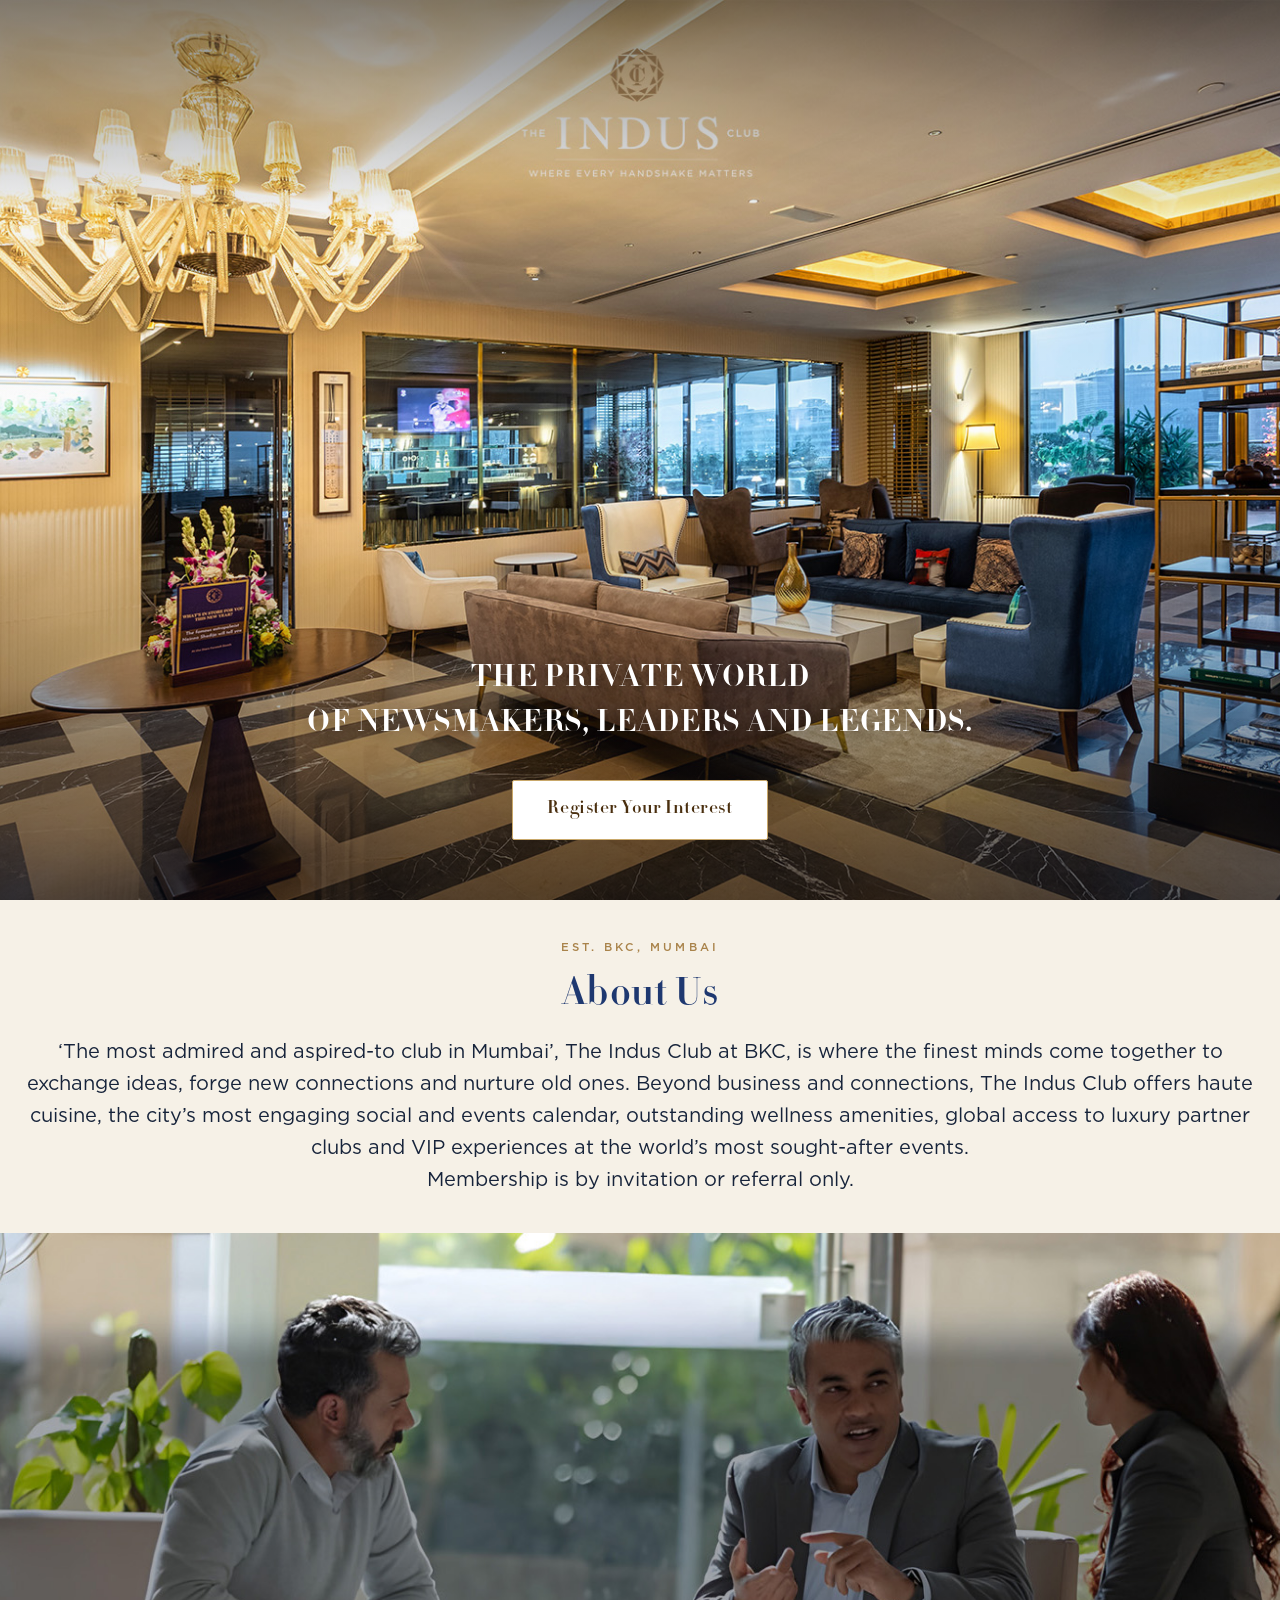
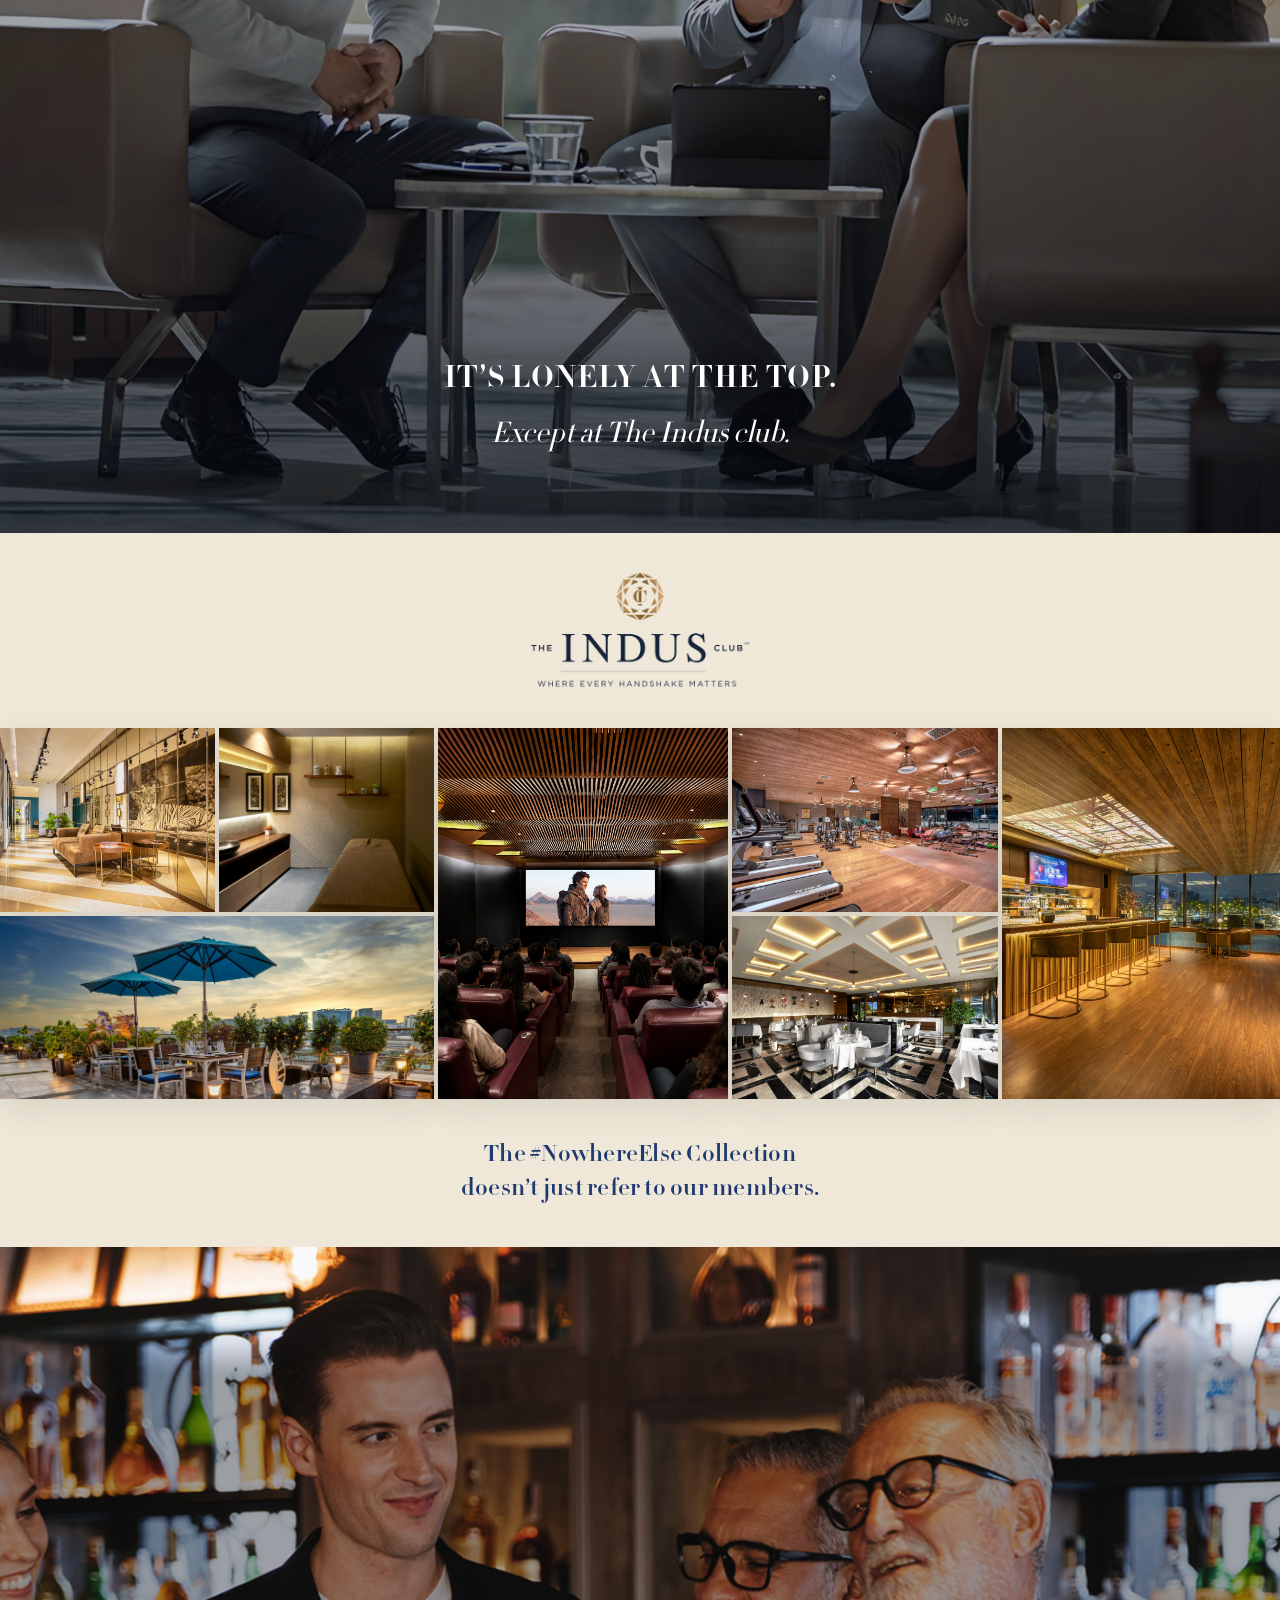
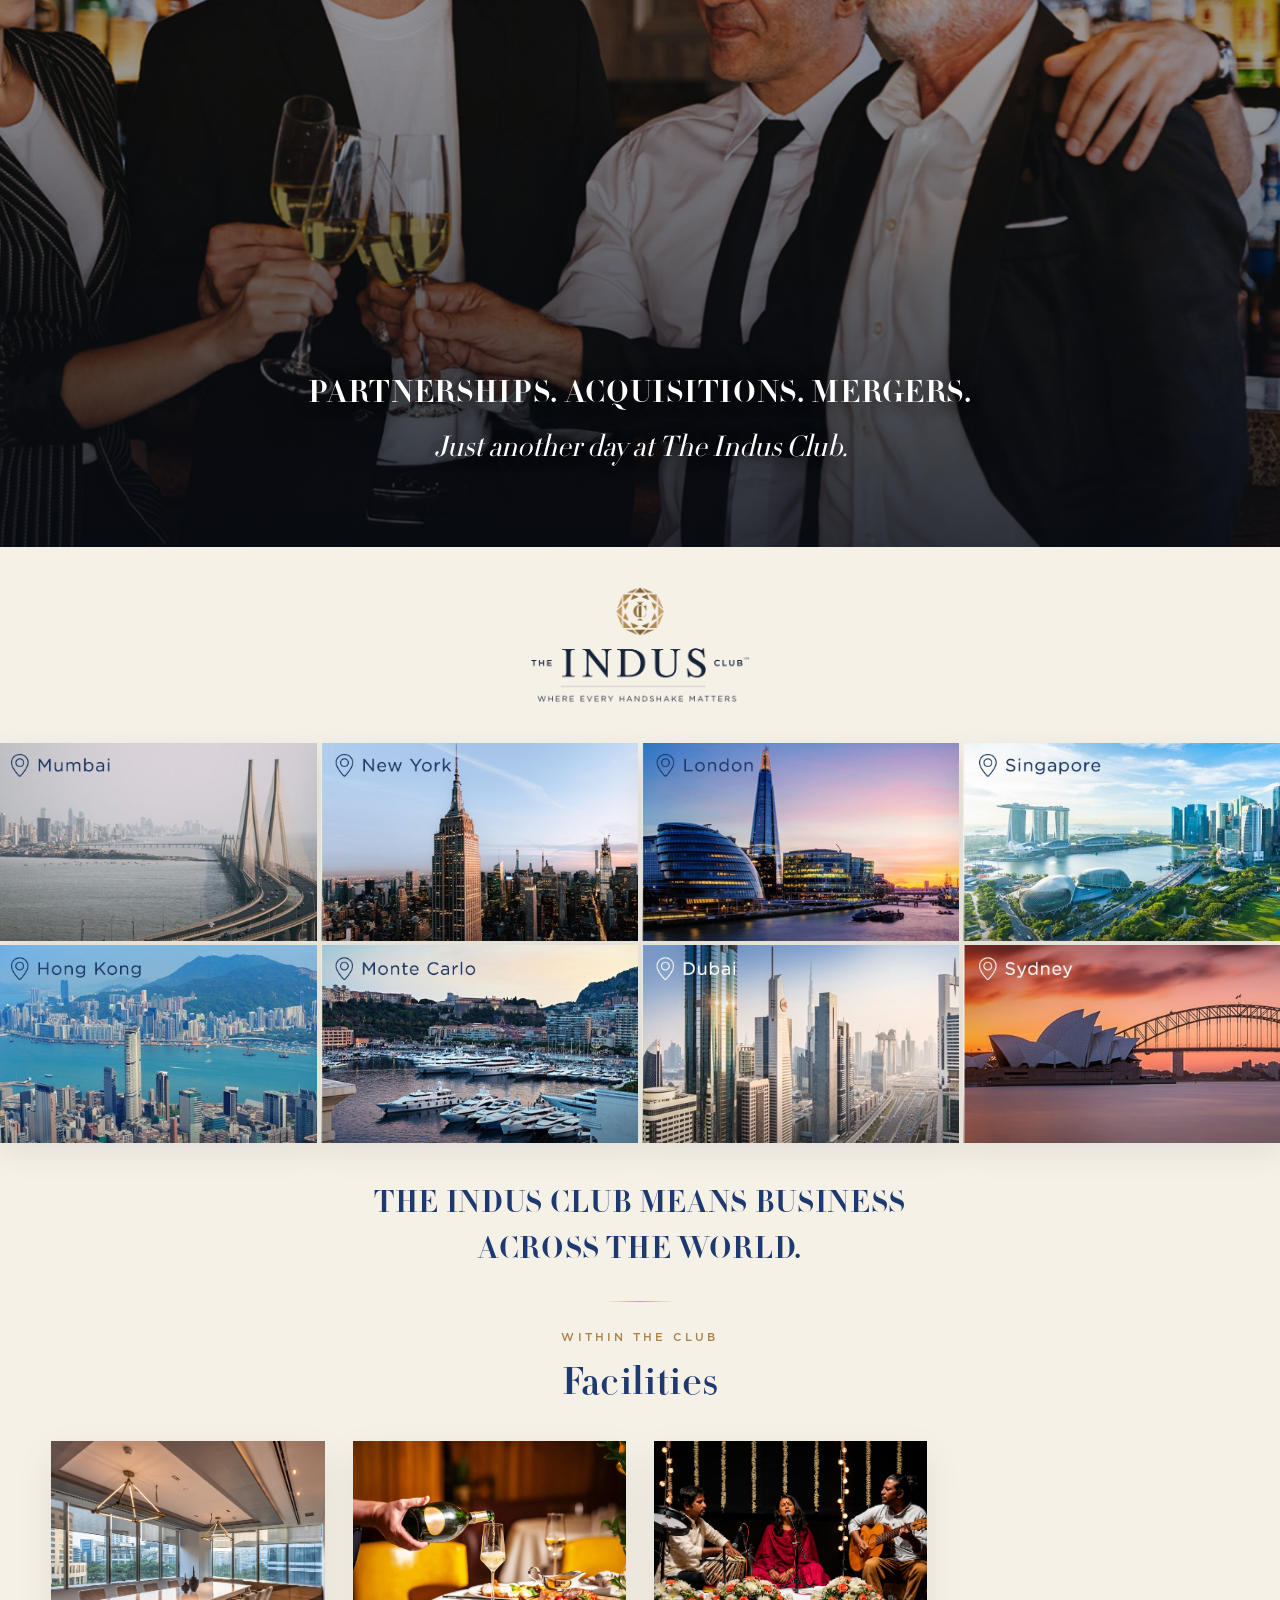
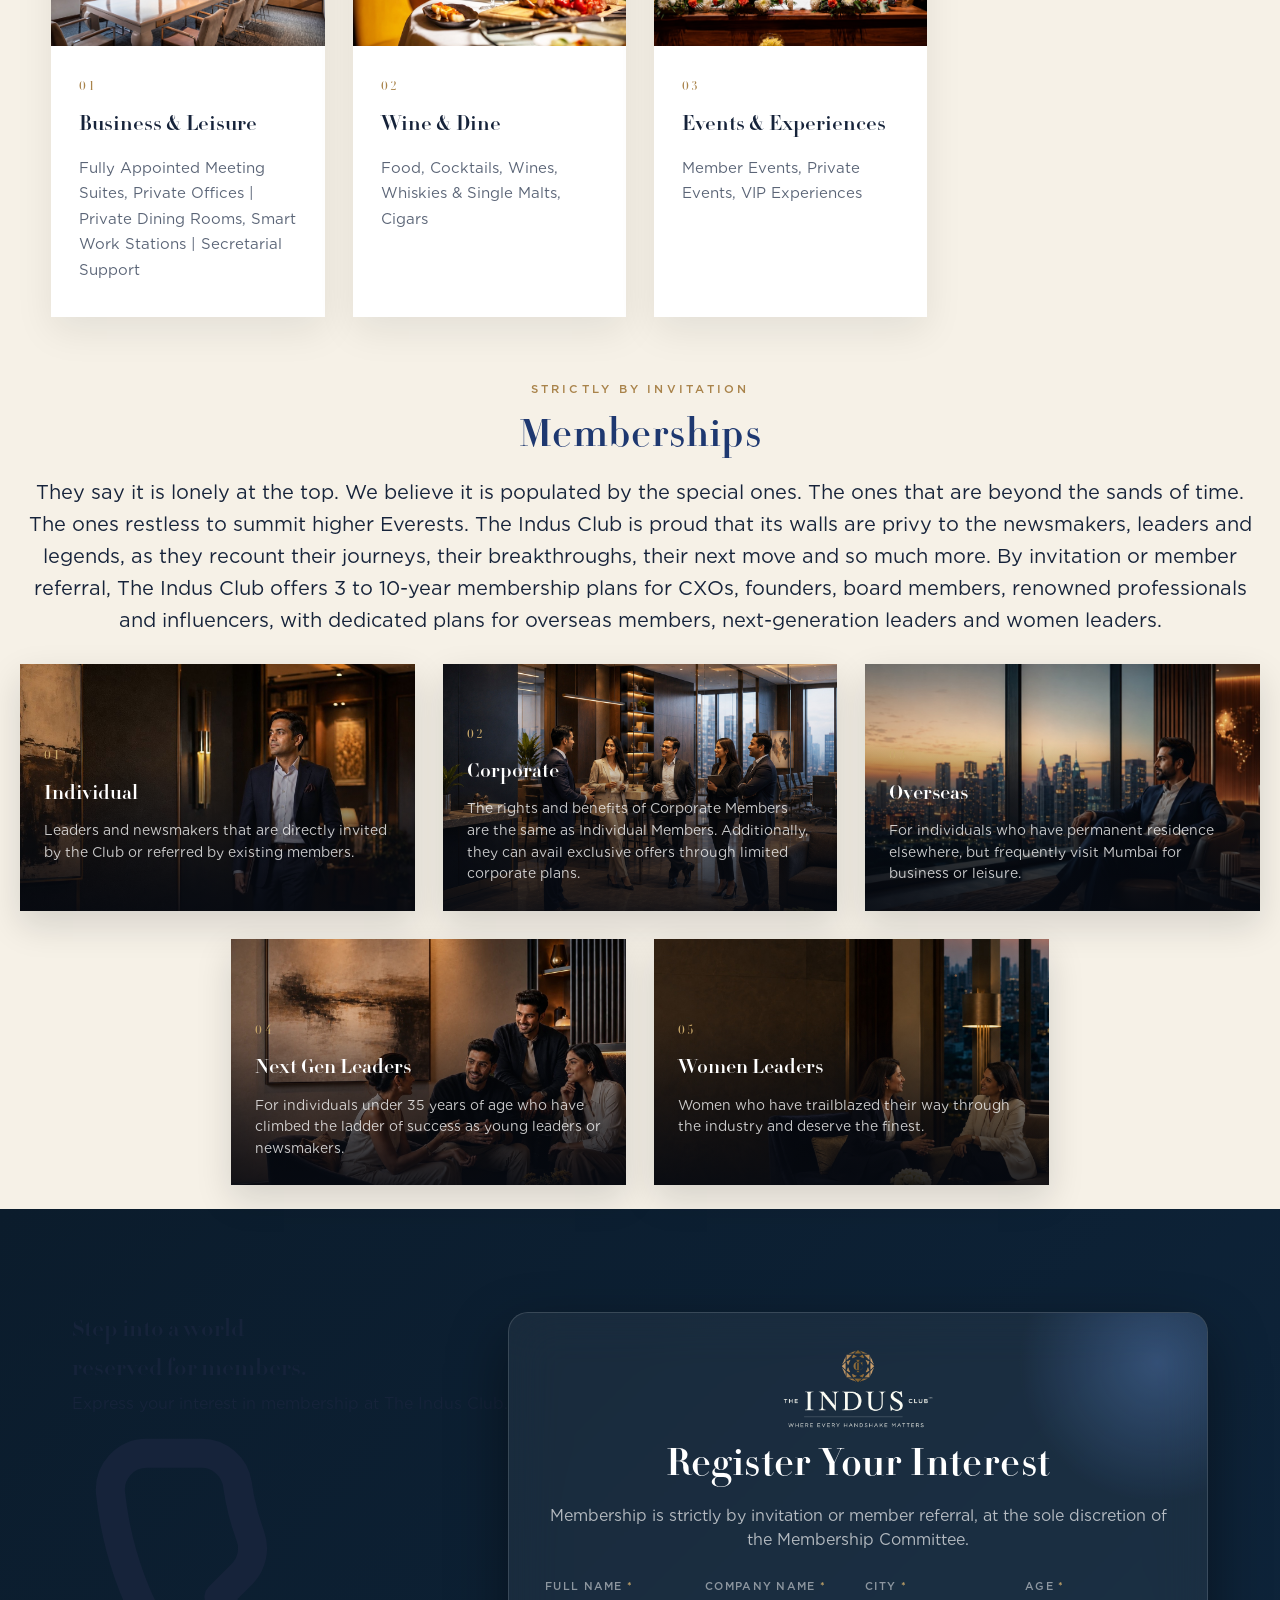
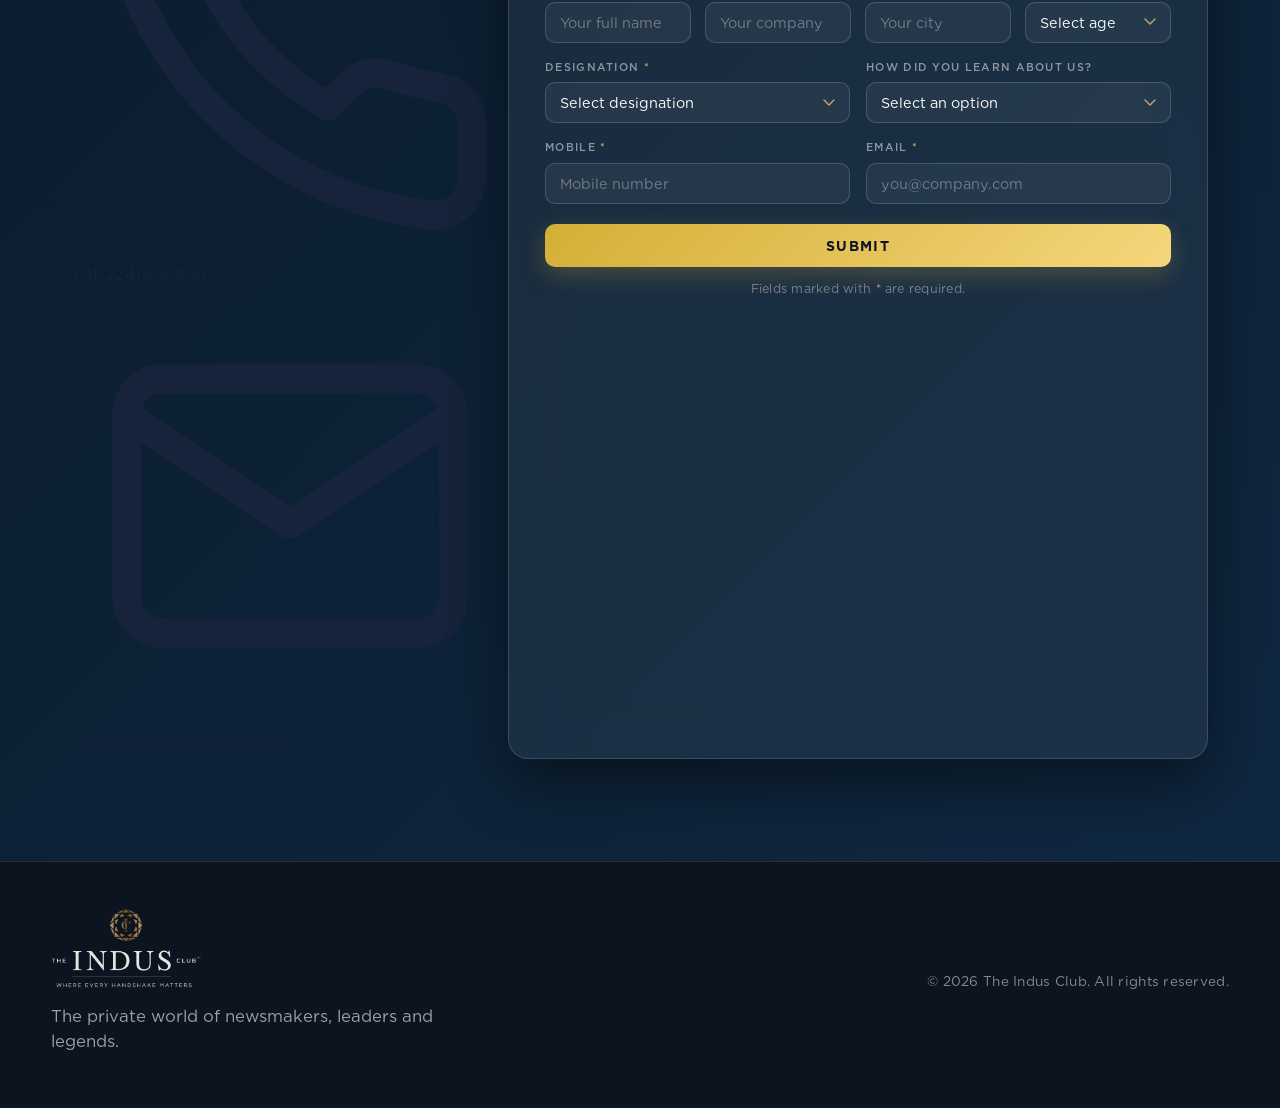
<file: index.html>
<!DOCTYPE html>
<html lang="en">
<head>
<meta charset="UTF-8">
<meta name="viewport" content="width=device-width, initial-scale=1.0">
<title>The Indus Club — Where Every Handshake Matters</title>
<meta name="description" content="The Indus Club at BKC — where the finest minds come together to exchange ideas, forge new connections and nurture old ones.">
<link rel="stylesheet" href="css/style.css?v=3">
</head>
<body>

<div class="scroll-progress" aria-hidden="true"><span id="scrollBar"></span></div>

<header class="site-header" id="siteHeader">
  <div class="site-header-inner"></div>
</header>

<main id="top">

  <!-- ============ 1. HERO — full width statement ============ -->
  <section class="banner-section hero-section" aria-label="The Private World of Newsmakers, Leaders and Legends">
    <div class="banner-media">
      <picture>
        <source media="(max-width: 640px)" srcset="images/banner-1-mobile.jpg">
        <img src="images/banner-1.jpg" alt="Lounge at The Indus Club" class="banner-img" loading="eager">
      </picture>
    </div>
    <div class="banner-scrim"></div>
    <div class="hero-content">
      <img src="images/logo-full.png" alt="The Indus Club — Where Every Handshake Matters" class="hero-logo">
      <div class="hero-bottom">
        <h1 class="hero-title">The Private World<br>of Newsmakers, Leaders and Legends.</h1>
        <a href="#register" class="hero-cta">Register Your Interest</a>
      </div>
    </div>
  </section>

  <!-- ============ 2. ABOUT US — content section ============ -->
  <section class="grid-section about-section" id="about" aria-label="About Us">
    <div class="section-inner">
      <div class="section-lead reveal">
        <p class="eyebrow">Est. BKC, Mumbai</p>
        <h2 class="lead-title">About Us</h2>
        <p class="about-quote">
          &lsquo;The most admired and aspired-to club in Mumbai&rsquo;, The Indus Club at BKC, is where the finest minds come together to exchange ideas, forge new connections and nurture old ones. Beyond business and connections, The Indus Club offers haute cuisine, the city&rsquo;s most engaging social and events calendar, outstanding wellness amenities, global access to luxury partner clubs and VIP experiences at the world&rsquo;s most sought-after events.<br>Membership is by invitation or referral only.
        </p>
      </div>
    </div>
  </section>

  <!-- ============ 3. STATEMENT — full width ============ -->
  <section class="banner-section statement-section" aria-label="It's lonely at the top, except at The Indus Club">
    <div class="banner-media">
      <img src="images/banner-3.jpg" alt="Members in conversation at The Indus Club" class="banner-img" loading="lazy">
    </div>
    <div class="banner-scrim"></div>
    <div class="statement-content">
      <p class="statement-title">It&rsquo;s lonely at the top.</p>
      <p class="statement-sub">Except at The Indus club.</p>
    </div>
  </section>

  <!-- ============ 4. GALLERY — grid section (#NowhereElse) ============ -->
  <section class="grid-section gallery-section" id="gallery" aria-label="The NowhereElse Collection">
    <div class="section-inner">
      <div class="section-logo-only reveal">
        <img src="images/logo-full-dark.png" alt="The Indus Club" class="lead-logo-full">
      </div>

      <div class="mosaic-grid">
        <figure class="mosaic-tile reveal" data-pos="dining" style="--d:0"><img src="images/updated/corridor-long-view.jpg" alt="Club corridor at The Indus Club" loading="lazy"></figure>
        <figure class="mosaic-tile reveal" data-pos="dish" style="--d:1"><img src="images/updated/bodhi-tree-spa.jpg" alt="Bodhi Tree Spa at The Indus Club" loading="lazy"></figure>
        <figure class="mosaic-tile reveal" data-pos="lounge" style="--d:2"><img src="images/updated/skye-lounge-dining-evening.jpg" alt="Skye Lounge dining table at dusk at The Indus Club" loading="lazy"></figure>
        <figure class="mosaic-tile reveal" data-pos="theatre" style="--d:1"><img src="images/gallery/gallery-theatre.jpg" alt="Private cinema at The Indus Club" loading="lazy"></figure>
        <figure class="mosaic-tile reveal" data-pos="boardroom" style="--d:2"><img src="images/updated/olympic-studio-gym.jpg" alt="Fitness studio at The Indus Club" loading="lazy"></figure>
        <figure class="mosaic-tile reveal" data-pos="rooftop" style="--d:3"><img src="images/updated/caesars-formal-dining.jpg" alt="Caesar's formal dining room at The Indus Club" loading="lazy"></figure>
        <figure class="mosaic-tile reveal" data-pos="cocktail" style="--d:2"><img src="images/updated/sinatra-bar-night.jpg" alt="Sinatra Bar at night at The Indus Club" loading="lazy"></figure>
      </div>

      <h2 class="lead-title lead-title-after reveal">The #NowhereElse Collection<br>doesn&rsquo;t just refer to our members.</h2>
    </div>
  </section>

  <!-- ============ 5. STATEMENT — full width ============ -->
  <section class="banner-section statement-section" aria-label="Partnerships, acquisitions, mergers — just another day at The Indus Club">
    <div class="banner-media">
      <img src="images/banner-5.jpg" alt="Members celebrating a toast at The Indus Club" class="banner-img" loading="lazy">
    </div>
    <div class="banner-scrim"></div>
    <div class="statement-content">
      <p class="statement-title">Partnerships. Acquisitions. Mergers.</p>
      <p class="statement-sub">Just another day at The Indus Club.</p>
    </div>
  </section>

  <!-- ============ 6. LOCATIONS — grid section ============ -->
  <!-- section 7 is the divider before Facilities -->
  <section class="grid-section" id="locations" aria-label="Global locations">
    <div class="section-inner">
      <div class="section-logo-only reveal">
        <img src="images/logo-full-dark.png" alt="The Indus Club" class="lead-logo-full">
      </div>

      <div class="tile-grid locations-grid">
        <figure class="tile reveal" style="--d:0"><img src="images/locations/mumbai.jpg" alt="Mumbai skyline and Bandra-Worli sea link" loading="lazy"></figure>
        <figure class="tile reveal" style="--d:1"><img src="images/locations/newyork.jpg" alt="New York City skyline at dusk" loading="lazy"></figure>
        <figure class="tile reveal" style="--d:2"><img src="images/locations/london.jpg" alt="London skyline at sunset" loading="lazy"></figure>
        <figure class="tile reveal" style="--d:3"><img src="images/locations/singapore.jpg" alt="Singapore Marina Bay skyline" loading="lazy"></figure>
        <figure class="tile reveal" style="--d:4"><img src="images/locations/hongkong.jpg" alt="Hong Kong Victoria Harbour skyline" loading="lazy"></figure>
        <figure class="tile reveal" style="--d:5"><img src="images/locations/montecarlo.jpg" alt="Monte Carlo harbour with yachts" loading="lazy"></figure>
        <figure class="tile reveal" style="--d:6"><img src="images/locations/dubai.jpg" alt="Dubai skyline with Burj Khalifa" loading="lazy"></figure>
        <figure class="tile reveal" style="--d:7"><img src="images/locations/sydney.jpg" alt="Sydney Opera House and Harbour Bridge at sunset" loading="lazy"></figure>
      </div>

      <h2 class="lead-title lead-title-after lead-title-caps reveal">The Indus Club Means Business<br>Across The World.</h2>
    </div>
  </section>

  <div class="section-divider" aria-hidden="true"><span></span></div>

  <!-- ============ 8. FACILITIES — grid/tile section ============ -->
  <section class="grid-section facilities-section" id="facilities" aria-label="Facilities">
    <div class="section-inner">
      <div class="section-lead reveal">
        <p class="eyebrow">Within The Club</p>
        <h2 class="lead-title">Facilities</h2>
      </div>

      <div class="tile-grid facilities-grid">
        <article class="facility-card reveal" style="--d:0">
          <div class="facility-media">
            <img src="images/updated/warren-buffet-day.jpg" alt="Boardroom at The Indus Club" loading="lazy">
          </div>
          <div class="facility-body">
            <span class="facility-index">01</span>
            <h3>Business &amp; Leisure</h3>
            <p>Fully Appointed Meeting Suites, Private Offices | Private Dining Rooms, Smart Work Stations | Secretarial Support</p>
          </div>
        </article>

        <article class="facility-card reveal" style="--d:1">
          <div class="facility-media">
            <img src="images/updated/wine-and-dine.jpg" alt="Wine and dine table setting at The Indus Club" loading="lazy">
          </div>
          <div class="facility-body">
            <span class="facility-index">02</span>
            <h3>Wine &amp; Dine</h3>
            <p>Food, Cocktails, Wines,<br>Whiskies &amp; Single Malts, Cigars</p>
          </div>
        </article>

        <article class="facility-card reveal" style="--d:2">
          <div class="facility-media">
            <img src="images/updated/events-experiences.jpg" alt="Members celebrating an event at The Indus Club" loading="lazy">
          </div>
          <div class="facility-body">
            <span class="facility-index">03</span>
            <h3>Events &amp; Experiences</h3>
            <p>Member Events, Private<br>Events, VIP Experiences</p>
          </div>
        </article>
      </div>
    </div>
  </section>

  <!-- ============ 9. MEMBERSHIPS — grid/tile section ============ -->
  <section class="grid-section membership-tiers-section" id="memberships" aria-label="Memberships">
    <div class="section-inner">
      <div class="section-lead reveal">
        <p class="eyebrow">Strictly By Invitation</p>
        <h2 class="lead-title">Memberships</h2>
        <p class="about-quote">
          They say it is lonely at the top. We believe it is populated by the special ones. The ones that are beyond the sands of time. The ones restless to summit higher Everests. The Indus Club is proud that its walls are privy to the newsmakers, leaders and legends, as they recount their journeys, their breakthroughs, their next move and so much more. By invitation or member referral, The Indus Club offers 3 to 10-year membership plans for CXOs, founders, board members, renowned professionals and influencers, with dedicated plans for overseas members, next-generation leaders and women leaders.
        </p>
      </div>

      <div class="tile-grid tier-grid">
        <article class="tier-card reveal" style="--d:0">
          <img src="images/memberships/individual.jpg" alt="Individual membership at The Indus Club" loading="lazy" style="object-position:center 12%;">
          <div class="tier-card-scrim"></div>
          <div class="tier-card-body">
            <span class="tier-num">01</span>
            <h3>Individual</h3>
            <p>Leaders and newsmakers that are directly invited by the Club or referred by existing members.</p>
          </div>
        </article>
        <article class="tier-card reveal" style="--d:1">
          <img src="images/memberships/corporate.jpg" alt="Corporate membership at The Indus Club" loading="lazy">
          <div class="tier-card-scrim"></div>
          <div class="tier-card-body">
            <span class="tier-num">02</span>
            <h3>Corporate</h3>
            <p>The rights and benefits of Corporate Members are the same as Individual Members. Additionally, they can avail exclusive offers through limited corporate plans.</p>
          </div>
        </article>
        <article class="tier-card reveal" style="--d:2">
          <img src="images/memberships/overseas.jpg" alt="Overseas membership at The Indus Club" loading="lazy">
          <div class="tier-card-scrim"></div>
          <div class="tier-card-body">
            <span class="tier-num">03</span>
            <h3>Overseas</h3>
            <p>For individuals who have permanent residence elsewhere, but frequently visit Mumbai for business or leisure.</p>
          </div>
        </article>
        <article class="tier-card reveal" style="--d:0">
          <img src="images/memberships/nextgen.jpg" alt="Next Gen Leaders membership at The Indus Club" loading="lazy">
          <div class="tier-card-scrim"></div>
          <div class="tier-card-body">
            <span class="tier-num">04</span>
            <h3>Next Gen Leaders</h3>
            <p>For individuals under 35 years of age who have climbed the ladder of success as young leaders or newsmakers.</p>
          </div>
        </article>
        <article class="tier-card reveal" style="--d:1">
          <img src="images/memberships/women.jpg" alt="Women Leaders membership at The Indus Club" loading="lazy">
          <div class="tier-card-scrim"></div>
          <div class="tier-card-body">
            <span class="tier-num">05</span>
            <h3>Women Leaders</h3>
            <p>Women who have trailblazed their way through the industry and deserve the finest.</p>
          </div>
        </article>
      </div>
    </div>
  </section>

  <!-- ============ 10. REGISTER INTEREST — form section ============ -->
  <section class="register-section" id="register" aria-label="Register Interest">
    <div class="section-inner register-layout">
      <div class="register-info reveal">
        <h2 class="register-statement">Step into a world<br>reserved for members.</h2>
        <p class="register-lede">Express your interest in membership at The Indus Club.</p>
        <div class="register-contact">
          <a class="register-contact-item" href="tel:+912241600800">
            <span class="register-contact-icon" aria-hidden="true">
              <svg xmlns="http://www.w3.org/2000/svg" viewBox="0 0 24 24" fill="none" stroke="currentColor" stroke-width="1.6" stroke-linecap="round" stroke-linejoin="round"><path d="M22 16.92v3a2 2 0 0 1-2.18 2 19.79 19.79 0 0 1-8.63-3.07 19.5 19.5 0 0 1-6-6 19.79 19.79 0 0 1-3.07-8.67A2 2 0 0 1 4.11 2h3a2 2 0 0 1 2 1.72c.127.96.361 1.903.7 2.81a2 2 0 0 1-.45 2.11L8.09 9.91a16 16 0 0 0 6 6l1.27-1.27a2 2 0 0 1 2.11-.45c.907.339 1.85.573 2.81.7A2 2 0 0 1 22 16.92z"/></svg>
            </span>
            +91-2241600800
          </a>
          <a class="register-contact-item" href="mailto:contact@theindusclub.com">
            <span class="register-contact-icon" aria-hidden="true">
              <svg xmlns="http://www.w3.org/2000/svg" viewBox="0 0 24 24" fill="none" stroke="currentColor" stroke-width="1.6" stroke-linecap="round" stroke-linejoin="round"><path d="M4 4h16v16H4z" fill="none" stroke="none"/><rect x="3" y="5" width="18" height="14" rx="2"/><path d="m3 7 9 6 9-6"/></svg>
            </span>
            contact@theindusclub.com
          </a>
        </div>
      </div>

      <div class="register-card reveal">
        <img src="images/logo-full.png" alt="The Indus Club" class="register-mark">
        <h2 class="lead-title light">Register Your Interest</h2>
        <p class="register-intro">Membership is strictly by invitation or member referral, at the sole discretion of the Membership Committee.</p>

        <form class="register-form" id="registerForm" novalidate>
          <div class="form-row form-row-quad">
            <div class="form-field">
              <label class="form-label" for="fullName">Full Name <span class="req">*</span></label>
              <input class="form-input" type="text" id="fullName" name="fullName" placeholder="Your full name" required>
            </div>
            <div class="form-field">
              <label class="form-label" for="companyName">Company Name <span class="req">*</span></label>
              <input class="form-input" type="text" id="companyName" name="companyName" placeholder="Your company" required>
            </div>
            <div class="form-field">
              <label class="form-label" for="city">City <span class="req">*</span></label>
              <input class="form-input" type="text" id="city" name="city" placeholder="Your city" required>
            </div>
            <div class="form-field">
              <label class="form-label" for="age">Age <span class="req">*</span></label>
              <select class="form-input form-select" id="age" name="age" required>
                <option value="" disabled selected>Select age</option>
                <option value="18-24">18 &ndash; 24</option>
                <option value="25-34">25 &ndash; 34</option>
                <option value="35-44">35 &ndash; 44</option>
                <option value="45-54">45 &ndash; 54</option>
                <option value="55-64">55 &ndash; 64</option>
                <option value="65+">65+</option>
              </select>
            </div>
          </div>

          <div class="form-row">
            <div class="form-field">
              <label class="form-label" for="designation">Designation <span class="req">*</span></label>
              <select class="form-input form-select" id="designation" name="designation" required>
                <option value="" disabled selected>Select designation</option>
                <option value="CXO">CXO</option>
                <option value="Founder">Founder</option>
                <option value="Board Member">Board Member</option>
                <option value="Director">Director</option>
                <option value="Senior Executive">Senior Executive</option>
                <option value="Renowned Professional">Renowned Professional</option>
                <option value="Other">Other</option>
              </select>
            </div>
            <div class="form-field">
              <label class="form-label" for="referral">How did you learn about us?</label>
              <select class="form-input form-select" id="referral" name="referral">
                <option value="" disabled selected>Select an option</option>
                <option value="Referral by a Member">Referral by a Member</option>
                <option value="Social Media">Social Media</option>
                <option value="Event">Event</option>
                <option value="Press or Media">Press or Media</option>
                <option value="Search Engine">Search Engine</option>
                <option value="Other">Other</option>
              </select>
            </div>
          </div>

          <div class="form-row">
            <div class="form-field">
              <label class="form-label" for="mobile">Mobile <span class="req">*</span></label>
              <input class="form-input" type="tel" id="mobile" name="mobile" placeholder="Mobile number" required>
            </div>
            <div class="form-field">
              <label class="form-label" for="email">Email <span class="req">*</span></label>
              <input class="form-input" type="email" id="email" name="email" placeholder="you@company.com" required>
            </div>
          </div>

          <button type="submit" class="form-submit">Submit</button>
          <p class="register-fine">Fields marked with <span class="req">*</span> are required.</p>
        </form>
      </div>
    </div>
  </section>

</main>

<footer class="site-footer">
  <div class="section-inner footer-inner">
    <div class="footer-brand">
      <a href="#top" class="footer-logo-link" aria-label="The Indus Club — back to top">
        <img src="images/logo-full.png" alt="The Indus Club" class="footer-mark">
      </a>
      <p class="footer-tagline">The private world of newsmakers, leaders and legends.</p>
    </div>
    <p class="footer-copyright">&copy; 2026 The Indus Club. All rights reserved.</p>
  </div>
</footer>

<a href="#top" class="back-to-top" id="backToTop" aria-label="Back to top">&#8593;</a>

<script src="js/script.js?v=2"></script>
</body>
</html>
</file>
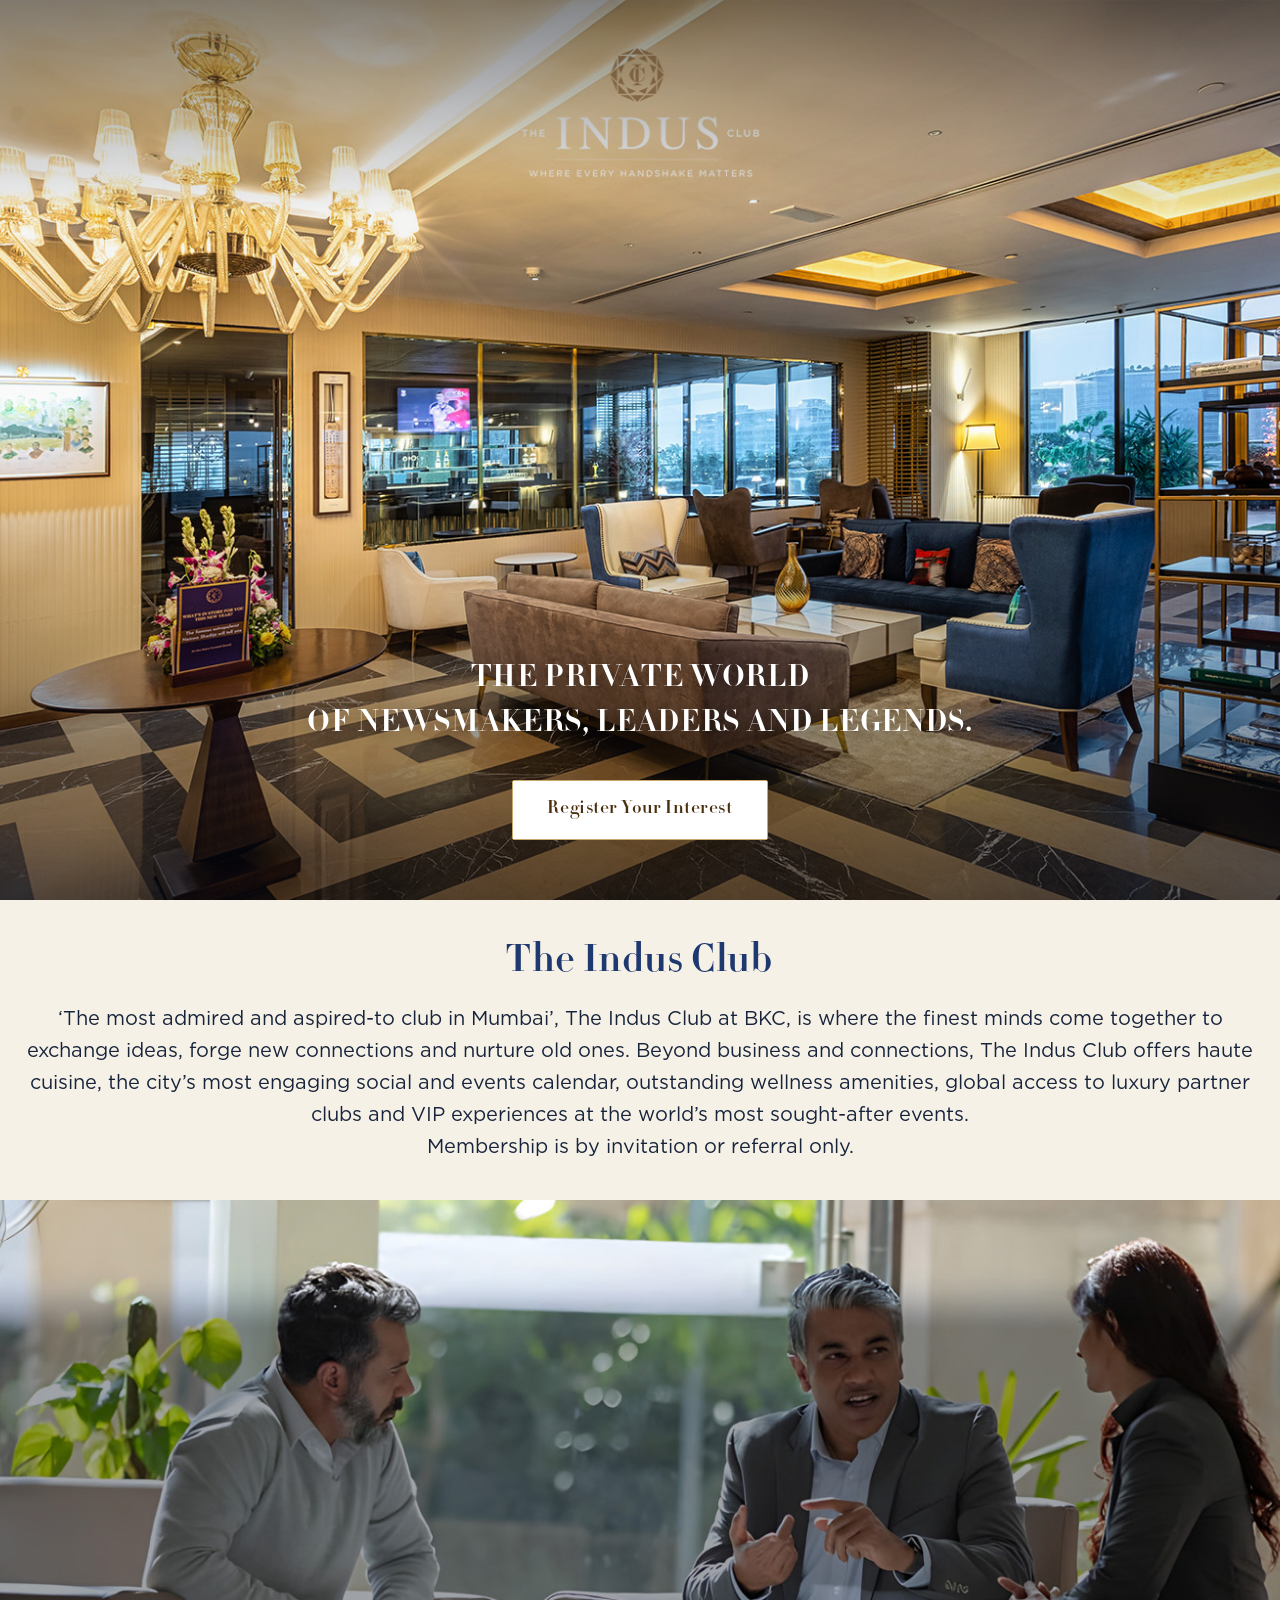
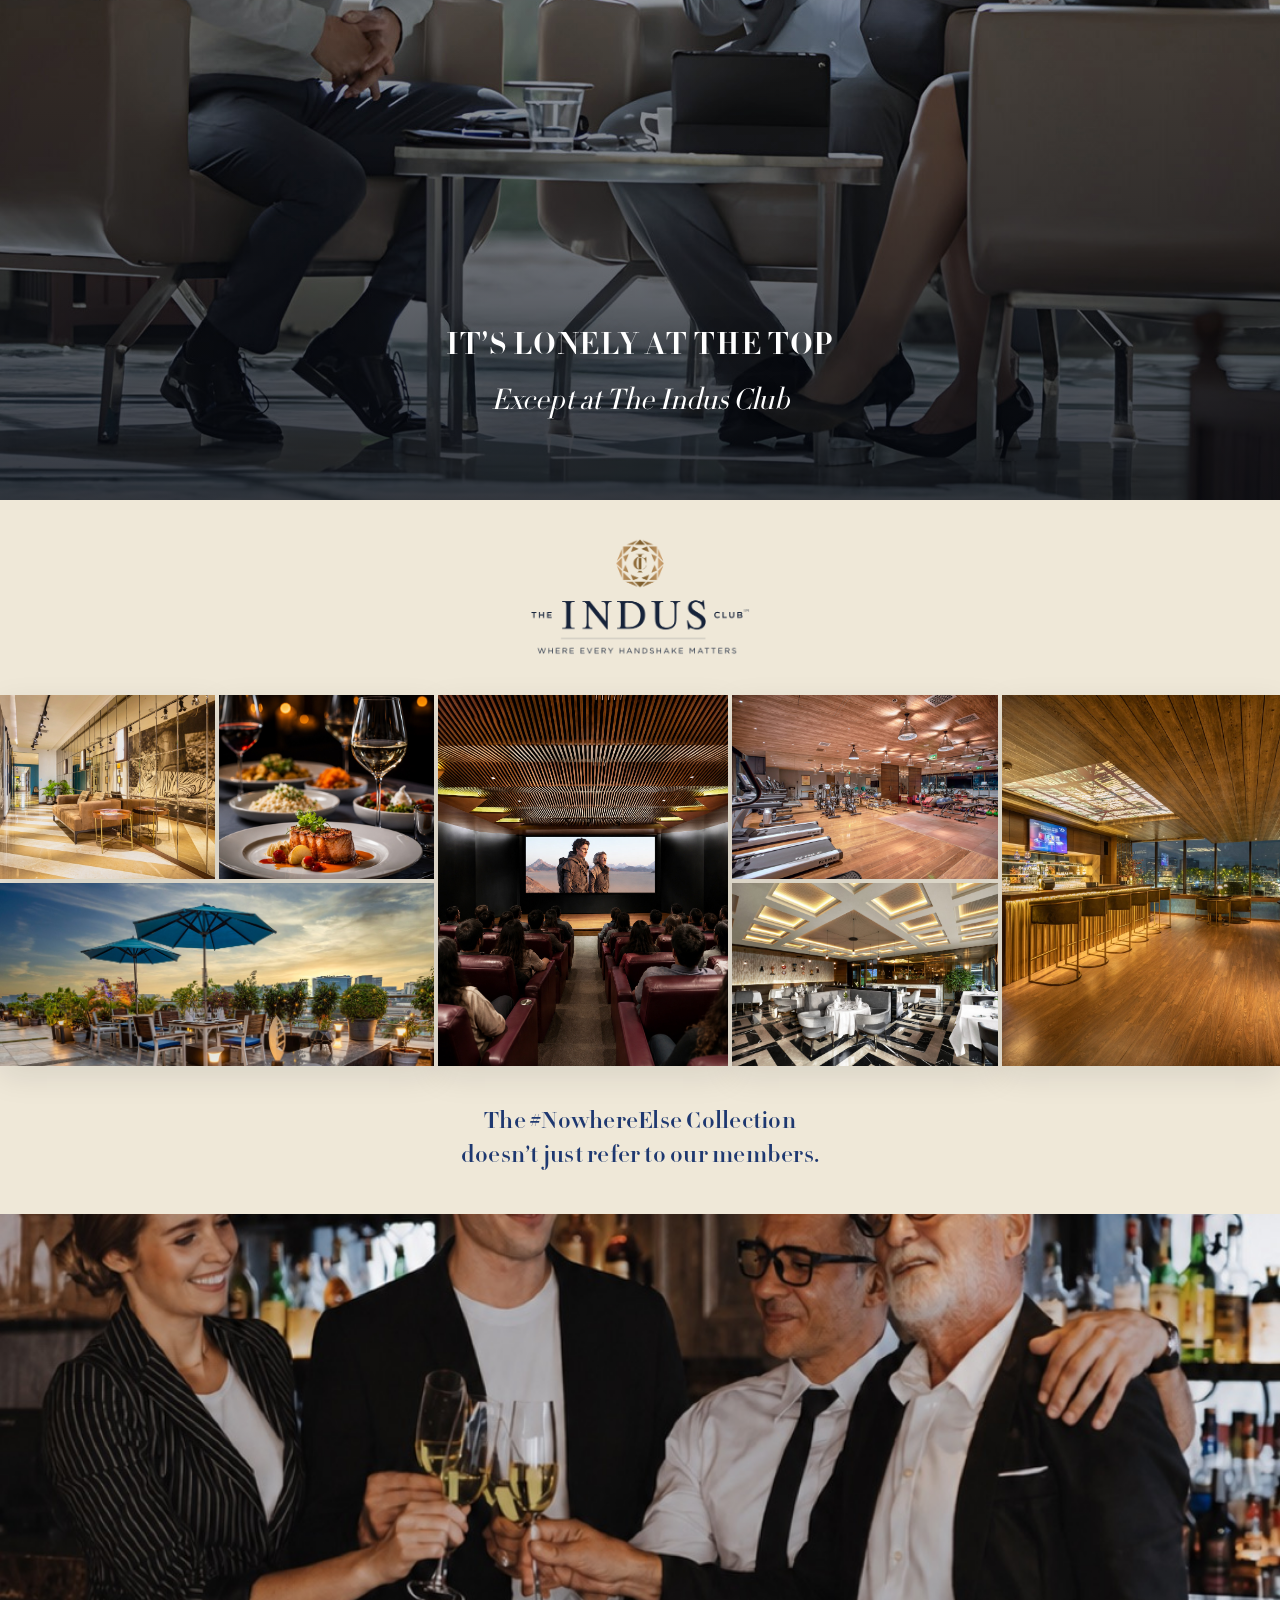
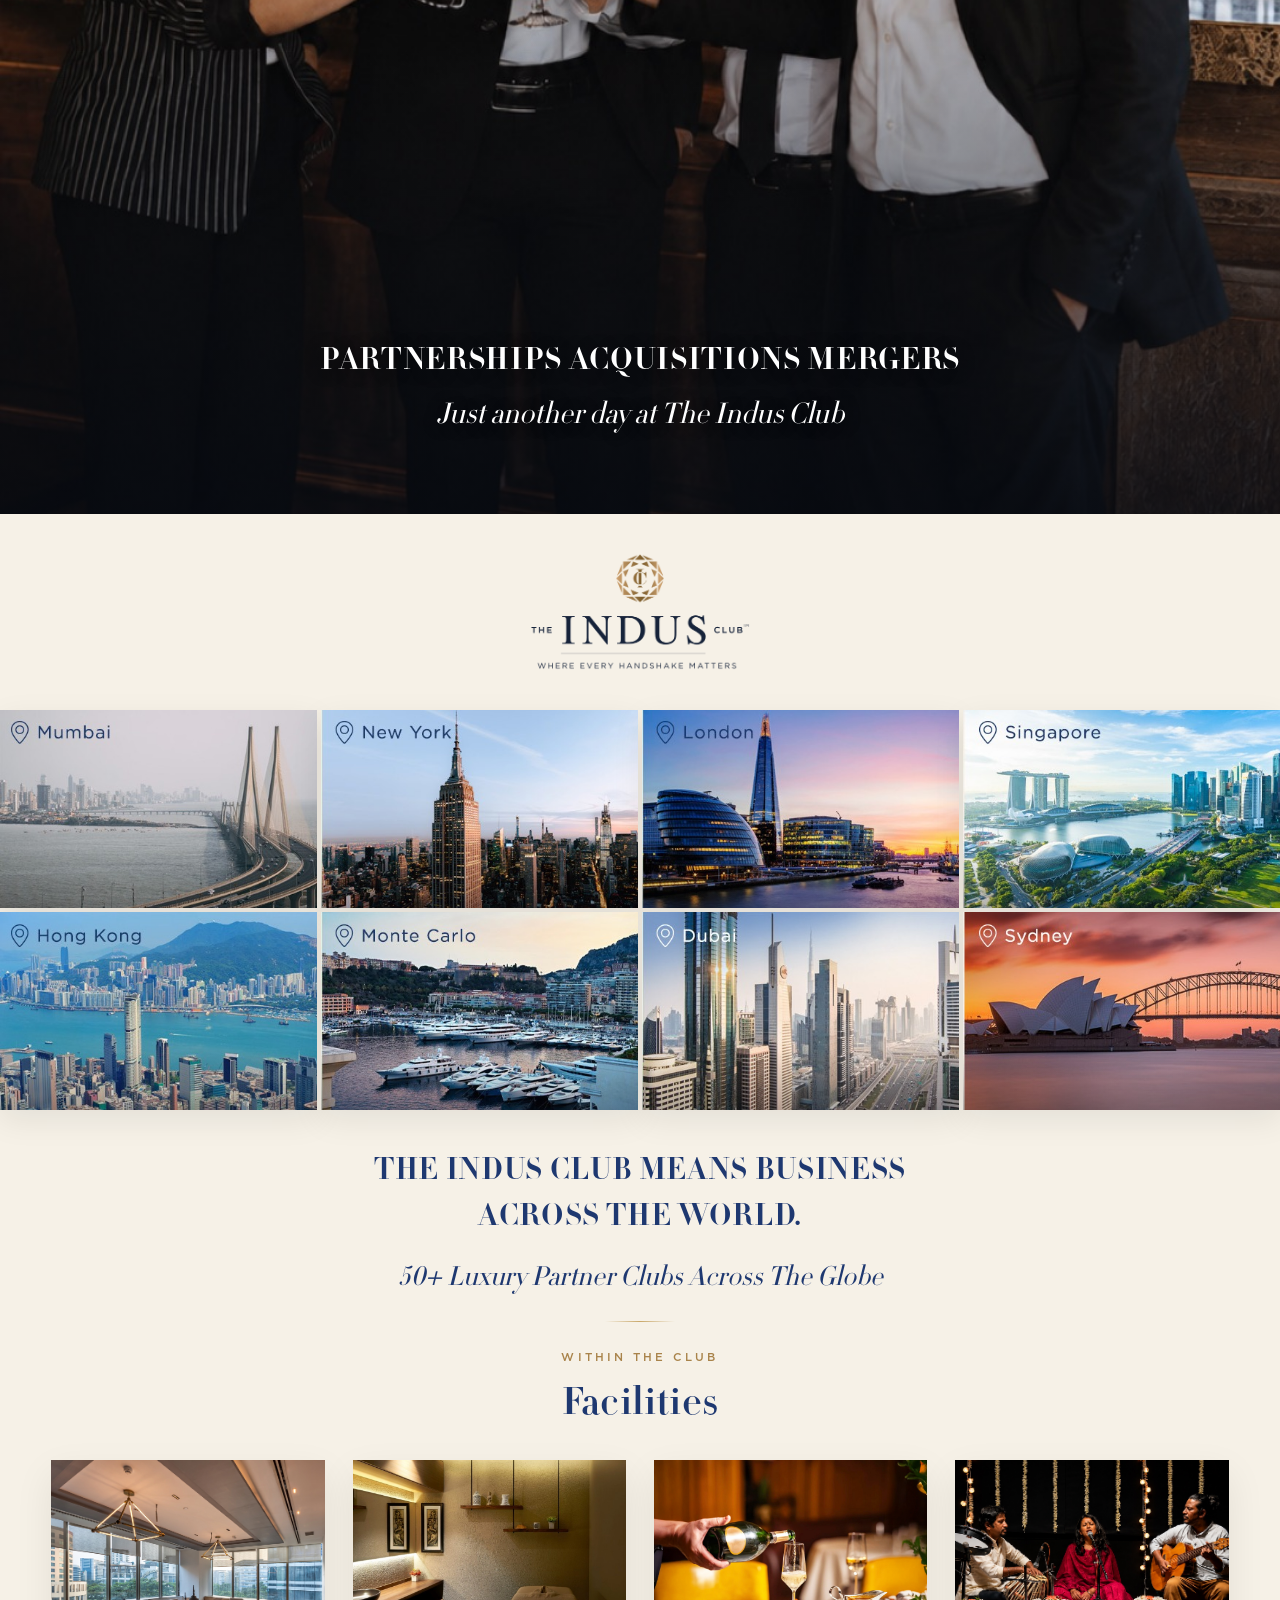
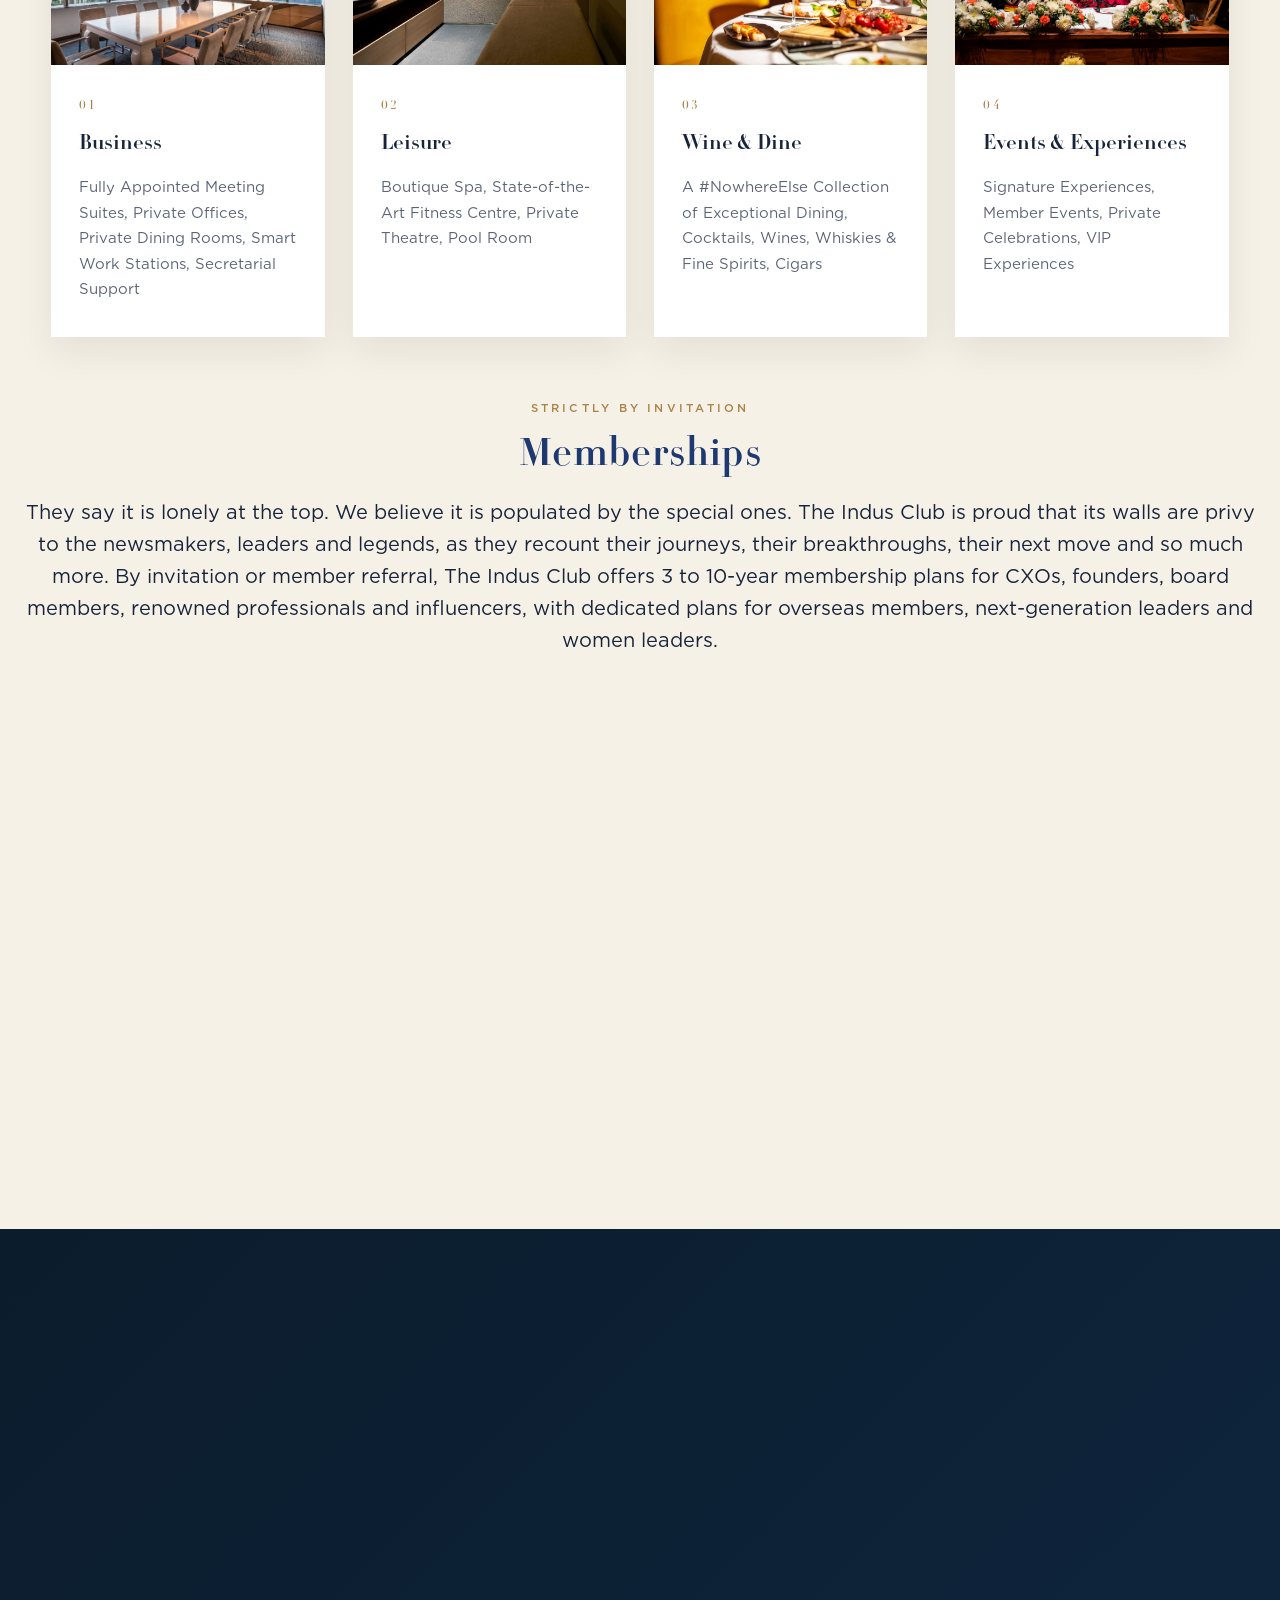
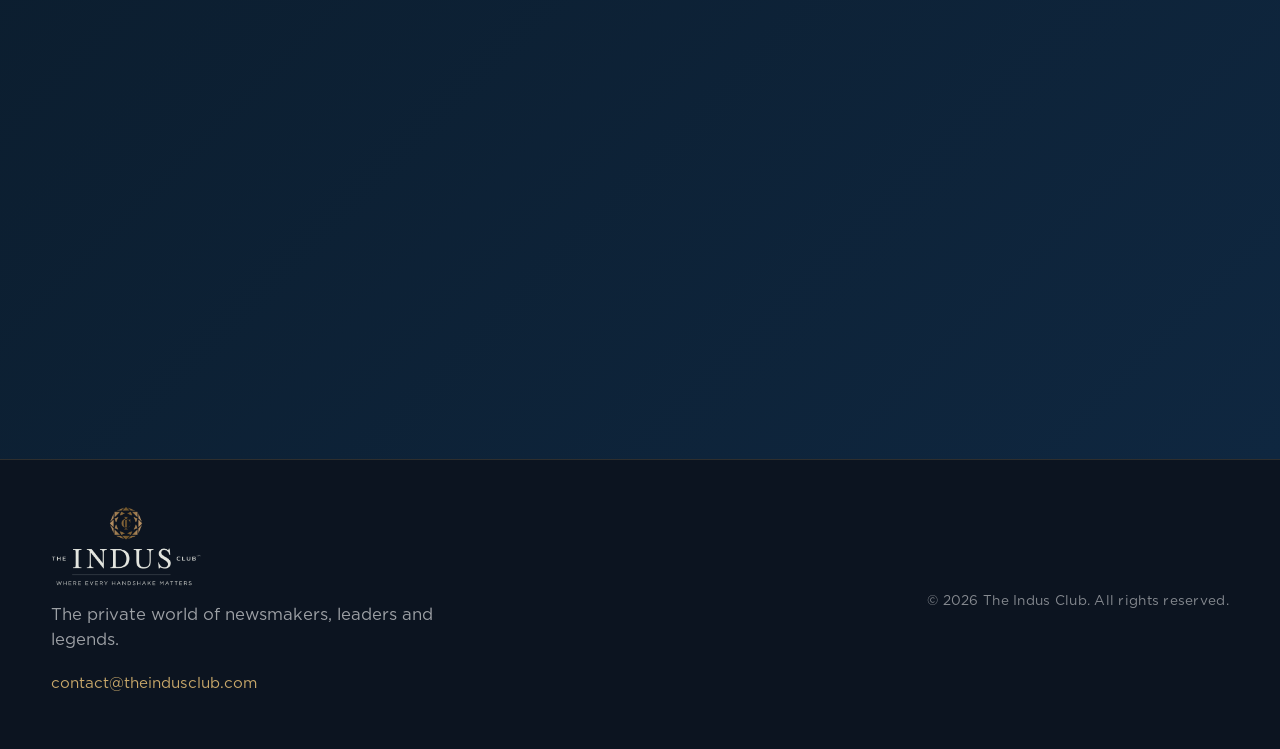
<file: landing.html>
<!DOCTYPE html>
<html lang="en">
<head>
<meta charset="UTF-8">
<meta name="viewport" content="width=device-width, initial-scale=1.0">
<title>The Indus Club — Where Every Handshake Matters</title>
<meta name="description" content="The Indus Club at BKC — where the finest minds come together to exchange ideas, forge new connections and nurture old ones.">
<link rel="stylesheet" href="css/style.css?v=9">
</head>
<body>

<div class="scroll-progress" aria-hidden="true"><span id="scrollBar"></span></div>

<header class="site-header" id="siteHeader">
  <div class="site-header-inner"></div>
</header>

<main id="top">

  <!-- ============ 1. HERO — full width statement ============ -->
  <section class="banner-section hero-section" aria-label="The Private World of Newsmakers, Leaders and Legends">
    <div class="banner-media">
      <picture>
        <source media="(max-width: 640px)" srcset="images/banner-1-mobile.jpg?v=3">
        <img src="images/banner-1.jpg" alt="Lounge at The Indus Club" class="banner-img" loading="eager">
      </picture>
    </div>
    <div class="banner-scrim"></div>
    <div class="hero-content">
      <img src="images/logo-full.png" alt="The Indus Club — Where Every Handshake Matters" class="hero-logo">
      <div class="hero-bottom">
        <h1 class="hero-title">The Private World<br>of Newsmakers, Leaders and Legends.</h1>
        <a href="#register" class="hero-cta">Register Your Interest</a>
      </div>
    </div>
  </section>

  <!-- ============ 2. ABOUT US — content section ============ -->
  <section class="grid-section about-section" id="about" aria-label="About Us">
    <div class="section-inner">
      <div class="section-lead reveal">
        <h2 class="lead-title">The Indus Club</h2>
        <p class="about-quote">
          &lsquo;The most admired and aspired-to club in Mumbai&rsquo;, The Indus Club at BKC, is where the finest minds come together to exchange ideas, forge new connections and nurture old ones. Beyond business and connections, The Indus Club offers haute cuisine, the city&rsquo;s most engaging social and events calendar, outstanding wellness amenities, global access to luxury partner clubs and VIP experiences at the world&rsquo;s most sought-after events.<br>Membership is by invitation or referral only.
        </p>
      </div>
    </div>
  </section>

  <!-- ============ 3. STATEMENT — full width ============ -->
  <section class="banner-section statement-section statement-section-lobby" aria-label="It's lonely at the top, except at The Indus Club">
    <div class="banner-media">
      <picture>
        <source media="(max-width: 640px)" srcset="images/banner-3-mobile.jpg">
        <img src="images/banner-3.jpg" alt="Members in conversation at The Indus Club" class="banner-img" loading="lazy">
      </picture>
    </div>
    <div class="banner-scrim"></div>
    <div class="statement-content">
      <p class="statement-title">It&rsquo;s lonely at the top</p>
      <p class="statement-sub">Except at The Indus Club</p>
    </div>
  </section>

  <!-- ============ 4. GALLERY — grid section (#NowhereElse) ============ -->
  <section class="grid-section gallery-section" id="gallery" aria-label="The NowhereElse Collection">
    <div class="section-inner">
      <div class="section-logo-only reveal">
        <img src="images/logo-full-dark.png?v=3" alt="The Indus Club" class="lead-logo-full">
      </div>

      <div class="mosaic-grid">
        <figure class="mosaic-tile reveal" data-pos="dining" style="--d:0"><img src="images/updated/corridor-long-view.jpg" alt="Club corridor at The Indus Club" loading="lazy"></figure>
        <figure class="mosaic-tile reveal" data-pos="dish" style="--d:1"><img src="images/updated/food-spread.jpg" alt="Signature dining spread at The Indus Club" loading="lazy"></figure>
        <figure class="mosaic-tile reveal" data-pos="lounge" style="--d:2"><img src="images/updated/skye-lounge-dining-evening.jpg" alt="Skye Lounge dining table at dusk at The Indus Club" loading="lazy"></figure>
        <figure class="mosaic-tile reveal" data-pos="theatre" style="--d:1"><img src="images/gallery/gallery-theatre.jpg" alt="Private cinema at The Indus Club" loading="lazy"></figure>
        <figure class="mosaic-tile reveal" data-pos="boardroom" style="--d:2"><img src="images/updated/olympic-studio-gym.jpg" alt="Fitness studio at The Indus Club" loading="lazy"></figure>
        <figure class="mosaic-tile reveal" data-pos="rooftop" style="--d:3"><img src="images/updated/caesars-formal-dining.jpg" alt="Caesar's formal dining room at The Indus Club" loading="lazy"></figure>
        <figure class="mosaic-tile reveal" data-pos="cocktail" style="--d:2"><img src="images/updated/sinatra-bar-night.jpg" alt="Sinatra Bar at night at The Indus Club" loading="lazy"></figure>
      </div>

      <h2 class="lead-title lead-title-after reveal">The #NowhereElse Collection<br>doesn&rsquo;t just refer to our members.</h2>
    </div>
  </section>

  <!-- ============ 5. STATEMENT — full width ============ -->
  <section class="banner-section statement-section" aria-label="Partnerships, acquisitions, mergers — just another day at The Indus Club">
    <div class="banner-media">
      <picture>
        <source media="(max-width: 640px)" srcset="images/banner-5-mobile.jpg">
        <img src="images/banner-5.jpg" alt="Members celebrating a toast at The Indus Club" class="banner-img" loading="lazy">
      </picture>
    </div>
    <div class="banner-scrim"></div>
    <div class="statement-content">
      <p class="statement-title">Partnerships Acquisitions Mergers</p>
      <p class="statement-sub">Just another day at The Indus Club</p>
    </div>
  </section>

  <!-- ============ 6. LOCATIONS — grid section ============ -->
  <!-- section 7 is the divider before Facilities -->
  <section class="grid-section" id="locations" aria-label="Global locations">
    <div class="section-inner">
      <div class="section-logo-only reveal">
        <img src="images/logo-full-dark.png?v=3" alt="The Indus Club" class="lead-logo-full">
      </div>

      <div class="tile-grid locations-grid">
        <figure class="tile reveal" style="--d:0"><img src="images/locations/mumbai.jpg" alt="Mumbai skyline and Bandra-Worli sea link" loading="lazy"></figure>
        <figure class="tile reveal" style="--d:1"><img src="images/locations/newyork.jpg" alt="New York City skyline at dusk" loading="lazy"></figure>
        <figure class="tile reveal" style="--d:2"><img src="images/locations/london.jpg" alt="London skyline at sunset" loading="lazy"></figure>
        <figure class="tile reveal" style="--d:3"><img src="images/locations/singapore.jpg" alt="Singapore Marina Bay skyline" loading="lazy"></figure>
        <figure class="tile reveal" style="--d:4"><img src="images/locations/hongkong.jpg" alt="Hong Kong Victoria Harbour skyline" loading="lazy"></figure>
        <figure class="tile reveal" style="--d:5"><img src="images/locations/montecarlo.jpg" alt="Monte Carlo harbour with yachts" loading="lazy"></figure>
        <figure class="tile reveal" style="--d:6"><img src="images/locations/dubai.jpg" alt="Dubai skyline with Burj Khalifa" loading="lazy"></figure>
        <figure class="tile reveal" style="--d:7"><img src="images/locations/sydney.jpg" alt="Sydney Opera House and Harbour Bridge at sunset" loading="lazy"></figure>
      </div>

      <h2 class="lead-title lead-title-after lead-title-caps reveal">The Indus Club Means Business<br>Across The World.</h2>
      <p class="tagline-italic reveal">50+ Luxury Partner Clubs Across The Globe</p>
    </div>
  </section>

  <div class="section-divider" aria-hidden="true"><span></span></div>

  <!-- ============ 8. FACILITIES — grid/tile section ============ -->
  <section class="grid-section facilities-section" id="facilities" aria-label="Facilities">
    <div class="section-inner">
      <div class="section-lead reveal">
        <p class="eyebrow">Within The Club</p>
        <h2 class="lead-title">Facilities</h2>
      </div>

      <div class="tile-grid facilities-grid">
        <article class="facility-card reveal" style="--d:0">
          <div class="facility-media">
            <img src="images/updated/warren-buffet-day.jpg" alt="Boardroom at The Indus Club" loading="lazy">
          </div>
          <div class="facility-body">
            <span class="facility-index">01</span>
            <h3>Business</h3>
            <p>Fully Appointed Meeting Suites, Private Offices, Private Dining Rooms, Smart Work Stations, Secretarial Support</p>
          </div>
        </article>

        <article class="facility-card reveal" style="--d:1">
          <div class="facility-media">
            <img src="images/updated/bodhi-tree-spa.jpg" alt="Boutique spa at The Indus Club" loading="lazy">
          </div>
          <div class="facility-body">
            <span class="facility-index">02</span>
            <h3>Leisure</h3>
            <p>Boutique Spa, State-of-the-Art Fitness Centre, Private Theatre, Pool Room</p>
          </div>
        </article>

        <article class="facility-card reveal" style="--d:2">
          <div class="facility-media">
            <img src="images/updated/wine-and-dine.jpg" alt="Wine and dine table setting at The Indus Club" loading="lazy">
          </div>
          <div class="facility-body">
            <span class="facility-index">03</span>
            <h3>Wine &amp; Dine</h3>
            <p>A #NowhereElse Collection of Exceptional Dining, Cocktails, Wines, Whiskies &amp; Fine Spirits, Cigars</p>
          </div>
        </article>

        <article class="facility-card reveal" style="--d:3">
          <div class="facility-media">
            <img src="images/updated/events-experiences.jpg" alt="Members celebrating an event at The Indus Club" loading="lazy">
          </div>
          <div class="facility-body">
            <span class="facility-index">04</span>
            <h3>Events &amp; Experiences</h3>
            <p>Signature Experiences, Member Events, Private Celebrations, VIP Experiences</p>
          </div>
        </article>
      </div>
    </div>
  </section>

  <!-- ============ 9. MEMBERSHIPS — grid/tile section ============ -->
  <section class="grid-section membership-tiers-section" id="memberships" aria-label="Memberships">
    <div class="section-inner">
      <div class="section-lead reveal">
        <p class="eyebrow">Strictly By Invitation</p>
        <h2 class="lead-title">Memberships</h2>
        <p class="about-quote">
          They say it is lonely at the top. We believe it is populated by the special ones. The Indus Club is proud that its walls are privy to the newsmakers, leaders and legends, as they recount their journeys, their breakthroughs, their next move and so much more. By invitation or member referral, The Indus Club offers 3 to 10-year membership plans for CXOs, founders, board members, renowned professionals and influencers, with dedicated plans for overseas members, next-generation leaders and women leaders.
        </p>
      </div>

      <div class="tile-grid tier-grid">
        <article class="tier-card reveal" style="--d:0">
          <img src="images/memberships/individual.jpg" alt="Individual membership at The Indus Club" loading="lazy" style="object-position:center 12%;">
          <div class="tier-card-scrim"></div>
          <div class="tier-card-body">
            <span class="tier-num">01</span>
            <h3>Individual</h3>
            <p>Leaders and newsmakers that are directly invited by the Club or referred by existing members.</p>
          </div>
        </article>
        <article class="tier-card reveal" style="--d:1">
          <img src="images/memberships/corporate.jpg" alt="Corporate membership at The Indus Club" loading="lazy">
          <div class="tier-card-scrim"></div>
          <div class="tier-card-body">
            <span class="tier-num">02</span>
            <h3>Corporate</h3>
            <p>Enjoy the rights and benefits of Individual Membership, with additional privileges available through select corporate plans. Membership is held in the company&rsquo;s name and can be extended to nominated individuals.</p>
          </div>
        </article>
        <article class="tier-card reveal" style="--d:2">
          <img src="images/memberships/overseas.jpg" alt="Overseas membership at The Indus Club" loading="lazy">
          <div class="tier-card-scrim"></div>
          <div class="tier-card-body">
            <span class="tier-num">03</span>
            <h3>Overseas</h3>
            <p>For individuals who are based overseas but frequently visit Mumbai for business or leisure.</p>
          </div>
        </article>
        <article class="tier-card reveal" style="--d:0">
          <img src="images/memberships/nextgen.jpg" alt="Next Gen Leaders membership at The Indus Club" loading="lazy">
          <div class="tier-card-scrim"></div>
          <div class="tier-card-body">
            <span class="tier-num">04</span>
            <h3>Next Gen Leaders</h3>
            <p>For individuals under 35 who have established themselves as young leaders and newsmakers.</p>
          </div>
        </article>
        <article class="tier-card reveal" style="--d:1">
          <img src="images/memberships/women.jpg" alt="Women Leaders membership at The Indus Club" loading="lazy">
          <div class="tier-card-scrim"></div>
          <div class="tier-card-body">
            <span class="tier-num">05</span>
            <h3>Women Leaders</h3>
            <p>Women who have trailblazed their way through their respective fields and made their mark at the highest levels.</p>
          </div>
        </article>
      </div>
    </div>
  </section>

  <!-- ============ 10. REGISTER INTEREST — form section ============ -->
  <section class="register-section" id="register" aria-label="Register Interest">
    <div class="section-inner register-layout">
      <div class="register-card reveal">
        <img src="images/logo-full.png?v=2" alt="The Indus Club" class="register-mark">
        <h2 class="lead-title light">Register Your Interest</h2>
        <p class="register-intro">Membership is strictly by invitation or member referral, at the sole discretion of the Membership Committee.</p>

        <form class="register-form" id="registerForm" novalidate>
          <input type="hidden" id="zc_gad" name="zc_gad" value=""/>
          <div class="form-row form-row-quad">
            <div class="form-field">
              <label class="form-label" for="fullName">Full Name <span class="req">*</span></label>
              <input class="form-input" type="text" id="fullName" name="fullName" placeholder="Your full name" required>
            </div>
            <div class="form-field">
              <label class="form-label" for="companyName">Company Name <span class="req">*</span></label>
              <input class="form-input" type="text" id="companyName" name="companyName" placeholder="Your company" required>
            </div>
            <div class="form-field">
              <label class="form-label" for="city">City <span class="req">*</span></label>
              <input class="form-input" type="text" id="city" name="city" placeholder="Your city" required>
            </div>
            <div class="form-field">
              <label class="form-label" for="age">Age <span class="req">*</span></label>
              <select class="form-input form-select" id="age" name="age" required>
                <option value="" disabled selected>Select age</option>
                <option value="18-24">18 &ndash; 24</option>
                <option value="25-34">25 &ndash; 34</option>
                <option value="35-44">35 &ndash; 44</option>
                <option value="45-54">45 &ndash; 54</option>
                <option value="55-64">55 &ndash; 64</option>
                <option value="65+">65+</option>
              </select>
            </div>
          </div>

          <div class="form-row">
            <div class="form-field">
              <label class="form-label" for="designation">Designation <span class="req">*</span></label>
              <select class="form-input form-select" id="designation" name="designation" required>
                <option value="" disabled selected>Select designation</option>
                <option value="CXO">CXO</option>
                <option value="Founder">Founder</option>
                <option value="Board Member">Board Member</option>
                <option value="Director">Director</option>
                <option value="Senior Executive">Senior Executive</option>
                <option value="Renowned Professional">Renowned Professional</option>
                <option value="Other">Other</option>
              </select>
            </div>
            <div class="form-field">
              <label class="form-label" for="referral">How did you learn about us?</label>
              <select class="form-input form-select" id="referral" name="referral">
                <option value="" disabled selected>Select an option</option>
                <option value="Referral by a Member">Referral by a Member</option>
                <option value="Social Media">Social Media</option>
                <option value="Event">Event</option>
                <option value="Press or Media">Press or Media</option>
                <option value="Search Engine">Search Engine</option>
                <option value="Other">Other</option>
              </select>
            </div>
          </div>

          <div class="form-row">
            <div class="form-field">
              <label class="form-label" for="mobile">Mobile <span class="req">*</span></label>
              <input class="form-input" type="tel" id="mobile" name="mobile" placeholder="Mobile number" required>
            </div>
            <div class="form-field">
              <label class="form-label" for="email">Email <span class="req">*</span></label>
              <input class="form-input" type="email" id="email" name="email" placeholder="you@company.com" required>
            </div>
          </div>

          <button type="submit" class="form-submit">Submit</button>
          <p class="register-fine">Fields marked with <span class="req">*</span> are required.</p>
        </form>
      </div>
    </div>
  </section>

</main>

<footer class="site-footer">
  <div class="section-inner footer-inner">
    <div class="footer-brand">
      <a href="#top" class="footer-logo-link" aria-label="The Indus Club — back to top">
        <img src="images/logo-full.png?v=2" alt="The Indus Club" class="footer-mark">
      </a>
      <p class="footer-tagline">The private world of newsmakers, leaders and legends.</p>
      <a class="footer-email" href="mailto:contact@theindusclub.com">contact@theindusclub.com</a>
    </div>
    <p class="footer-copyright">&copy; 2026 The Indus Club. All rights reserved.</p>
  </div>
</footer>

<a href="#top" class="back-to-top" id="backToTop" aria-label="Back to top">&#8593;</a>

<div class="success-modal" id="successModal" role="dialog" aria-modal="true" aria-labelledby="successModalTitle" aria-hidden="true">
  <div class="success-modal-backdrop" data-modal-dismiss></div>
  <div class="success-modal-card">
    <span class="success-modal-icon" aria-hidden="true">&#10003;</span>
    <h3 class="success-modal-title" id="successModalTitle">Thank You</h3>
    <p class="success-modal-text">Your interest has been registered. Our team will be in touch with you shortly.</p>
  </div>
</div>

<script src="js/script.js?v=3"></script>
<script type="text/javascript" src='https://crm.zoho.com/crm/javascript/zcga.js'></script>
</body>
</html>
</file>
<file: css/style.css>
/* ================= Fonts ================= */
@font-face{
  font-family:'Didot';
  src:url('../fonts/Didot-Regular.woff2') format('woff2');
  font-weight:400; font-style:normal; font-display:swap;
}
@font-face{
  font-family:'Didot';
  src:url('../fonts/Didot-Bold.woff2') format('woff2');
  font-weight:700; font-style:normal; font-display:swap;
}
@font-face{
  font-family:'Gotham';
  src:url('../fonts/Gotham-Book.woff2') format('woff2');
  font-weight:400; font-style:normal; font-display:swap;
}
@font-face{
  font-family:'Gotham';
  src:url('../fonts/Gotham-Medium.woff2') format('woff2');
  font-weight:500; font-style:normal; font-display:swap;
}
@font-face{
  font-family:'Gotham';
  src:url('../fonts/Gotham-Bold.woff2') format('woff2');
  font-weight:700; font-style:normal; font-display:swap;
}

/* ================= Design tokens ================= */
:root{
  --ink: #0c1420;
  --navy: #16233a;
  --cream: #f6f1e7;
  --cream-2: #efe8d8;
  --gold: #c9a86a;
  --gold-deep: #a9834a;
  --text-muted: #5b6577;
  --white: #ffffff;
  --serif: 'Didot', serif;
  --sans: 'Gotham', -apple-system, BlinkMacSystemFont, 'Segoe UI', sans-serif;
  --ease: cubic-bezier(.22,.61,.36,1);
  --container: 1240px;
}

*,*::before,*::after{ box-sizing:border-box; }
html{ scroll-behavior:smooth; width:100%; overflow-x:hidden; }
body{
  margin:0;
  padding:0;
  width:100%;
  font-family:var(--sans);
  color:var(--navy);
  background:var(--cream);
  line-height:1.65;
  -webkit-font-smoothing:antialiased;
  overflow-x:hidden;
}
img{ max-width:100%; display:block; }
h1,h2,h3{ font-family:var(--serif); margin:0; }
p{ margin:0; }
a{ color:inherit; text-decoration:none; }
.section-inner{
  width:100%;
  padding:0 clamp(20px,4vw,56px);
}

@media (prefers-reduced-motion: reduce){
  html{ scroll-behavior:auto; }
  *{ animation-duration:.001ms !important; animation-iteration-count:1 !important; transition-duration:.001ms !important; }
}

/* ================= Scroll progress ================= */
.scroll-progress{
  position:fixed; top:0; left:0; width:100%; height:3px; z-index:1000; background:transparent;
}
.scroll-progress span{
  display:block; height:100%; width:0%;
  background:linear-gradient(90deg,var(--gold-deep),var(--gold));
  transition:width .1s linear;
}

/* ================= Header ================= */
.site-header{
  position:fixed; top:0; left:0; width:100%; z-index:900;
  padding:18px 0;
  transition:opacity .4s var(--ease), visibility .4s var(--ease);
}
.site-header-inner{
  width:100%; padding:0 clamp(20px,4vw,56px);
  display:flex; align-items:center;
}
.site-header.is-scrolled{
  opacity:0;
  visibility:hidden;
  pointer-events:none;
}
.brand{ display:flex; align-items:center; }
.brand-lockup{ height:52px; width:auto; }

/* ================= Full-width banner/statement sections ================= */
.banner-section{
  position:relative;
  width:100%;
  height:100vh;
  min-height:520px;
  max-height:980px;
  overflow:hidden;
  display:flex;
  align-items:flex-end;
  justify-content:center;
}
.hero-section{ align-items:center; }
.banner-media{ position:absolute; inset:0; }
.banner-img{
  width:100%; height:100%; object-fit:cover; object-position:center;
}
.banner-scrim{
  position:absolute; inset:0;
  background:linear-gradient(180deg, rgba(6,10,18,.02) 0%, rgba(6,10,18,0) 35%, rgba(6,10,18,.12) 100%);
}
.statement-section{ justify-content:flex-start; }
.statement-section .banner-scrim{
  background:linear-gradient(180deg, rgba(6,10,18,0) 45%, rgba(6,10,18,.7) 100%);
}
.statement-content{
  position:relative;
  z-index:2;
  width:100%;
  padding:0 clamp(20px,4vw,56px) clamp(40px,6vw,72px);
  text-align:center;
}
.statement-title{
  margin:0;
  font-family:var(--serif);
  font-weight:700;
  color:#fff;
  font-size:clamp(1.3rem, 3vw, 2.1rem);
  line-height:1.3;
  letter-spacing:.02em;
  text-transform:uppercase;
  text-shadow:0 2px 18px rgba(0,0,0,.45);
}
.statement-sub{
  margin:8px 0 0;
  font-family:var(--serif);
  font-style:italic;
  font-weight:500;
  color:#fff;
  font-size:clamp(1.4rem, 2.6vw, 1.9rem);
  text-shadow:0 2px 18px rgba(0,0,0,.45);
}
.hero-section .banner-scrim{
  background:linear-gradient(180deg, rgba(6,10,18,.5) 0%, rgba(6,10,18,.04) 24%, rgba(6,10,18,0) 55%, rgba(6,10,18,.62) 100%);
}
.hero-content{
  position:relative;
  z-index:2;
  width:100%;
  height:100%;
  display:flex;
  flex-direction:column;
  align-items:center;
  justify-content:space-between;
  padding:52px 24px 60px;
  text-align:center;
}
.hero-logo{
  width:min(200px, 46%);
  height:auto;
  display:none; /* desktop banner has the logo baked into the photo */
}
.hero-bottom{
  display:flex;
  flex-direction:column;
  align-items:center;
  gap:32px;
  margin-top:auto;
}
.hero-title{
  margin:0;
  max-width:900px;
  font-family:var(--serif);
  font-weight:700;
  color:#fff;
  font-size:clamp(1.3rem, 3vw, 2.1rem);
  line-height:1.35;
  letter-spacing:.02em;
  text-transform:uppercase;
  text-shadow:0 2px 18px rgba(0,0,0,.45);
}
.hero-cta{
  display:inline-flex;
  align-items:center;
  justify-content:center;
  padding:14px 34px;
  border-radius:2px;
  background:#fff;
  border:1.5px solid var(--gold);
  color:#4a2f0f;
  font-family:var(--serif);
  font-weight:900;
  font-size:1.15rem;
  letter-spacing:.03em;
  text-decoration:none;
  transition:background .3s var(--ease), transform .3s var(--ease), box-shadow .3s var(--ease);
}
.hero-cta:hover{
  background:#fff;
  transform:translateY(-2px);
  box-shadow:0 12px 28px rgba(0,0,0,.18);
}

/* ================= Section leads (eyebrow + title) ================= */
.eyebrow{
  font-size:11.5px; letter-spacing:.28em; text-transform:uppercase;
  color:var(--gold-deep); font-weight:500; margin-bottom:14px; display:block;
}
.eyebrow.light{ color:var(--gold); }
.section-lead{ text-align:center; max-width:720px; margin:0 auto 28px; }
.section-logo-only{ text-align:center; margin:0 auto 40px; }
.lead-mark{ width:44px; height:44px; margin:0 auto 20px; opacity:.9; }
.lead-logo-full{ width:min(220px, 60%); height:auto; margin:0 auto 24px; }
.section-logo-only .lead-logo-full{ margin:0 auto; }
.lead-title{
  font-size:clamp(1.6rem, 3.4vw, 2.5rem);
  font-weight:600;
  line-height:1.28;
  color:var(--navy);
  letter-spacing:.01em;
  text-align:center;
  max-width:720px;
  margin:0 auto;
}
.lead-title.light{ color:var(--white); }
#about .lead-title,
#facilities .lead-title,
#memberships .lead-title{ color:#1e3870; }
.lead-title-after{
  margin-top:12px;
  font-size:clamp(1.2rem, 1.7vw, 1.5rem);
  line-height:1.4;
  max-width:640px;
}
#gallery .lead-title-after{
  color:#1e3870;
  font-size:clamp(1.35rem, 1.9vw, 1.7rem);
  margin-top:40px; padding-bottom:40px;
}
#locations .lead-title-after{
  color:#1e3870;
  font-size:33px;
  max-width:none;
  margin-top:40px; padding-bottom:8px;
}
#gallery{ padding-bottom:0; }
.lead-title-caps{ text-transform:uppercase; font-weight:700; letter-spacing:.02em; }
.tagline-italic{
  margin:6px auto 0;
  font-family:var(--serif);
  font-style:italic;
  font-weight:500;
  color:#1e3870;
  font-size:clamp(1.3rem, 2.2vw, 1.8rem);
  text-align:center;
}
.serif-italic{ font-family:var(--serif); font-style:normal; font-weight:600; }

.grid-section{ padding:clamp(24px,3vw,40px) 0; background:var(--cream); }
.grid-section.gallery-section{ background:var(--cream-2); }
#gallery .section-inner{ padding-left:0; padding-right:0; }

/* ================= Locations grid ================= */
#locations .section-inner{ padding-left:0; padding-right:0; }
.tile-grid.locations-grid{
  display:grid;
  grid-template-columns:repeat(4, 1fr);
  gap:4px;
}
.tile{
  position:relative; margin:0; overflow:hidden;
  aspect-ratio:16/10; background:var(--navy);
  box-shadow:0 10px 30px rgba(15,20,30,.08);
}
.tile img{ width:100%; height:100%; object-fit:cover; object-position:left top; }
.tile::after{
  content:''; position:absolute; inset:0;
  box-shadow:inset 0 0 0 1px rgba(255,255,255,0);
  background:linear-gradient(180deg, rgba(6,10,18,0) 70%, rgba(6,10,18,.28) 100%);
  pointer-events:none;
}

/* ================= Gallery mosaic ================= */
.mosaic-grid{
  display:grid;
  grid-template-columns:0.85fr 0.85fr 1.15fr 1.05fr 1.1fr;
  grid-template-rows:repeat(2, minmax(100px,1fr));
  gap:4px;
  height:clamp(280px, 29vw, 580px);
}
.mosaic-tile{ margin:0; position:relative; overflow:hidden; box-shadow:0 10px 30px rgba(15,20,30,.1); }
.mosaic-tile img{ width:100%; height:100%; object-fit:cover; }
.mosaic-tile[data-pos="dining"]{ grid-column:1; grid-row:1; }
.mosaic-tile[data-pos="dish"]{ grid-column:2; grid-row:1; }
.mosaic-tile[data-pos="lounge"]{ grid-column:1 / span 2; grid-row:2; }
.mosaic-tile[data-pos="theatre"]{ grid-column:3; grid-row:1 / span 2; }
.mosaic-tile[data-pos="boardroom"]{ grid-column:4; grid-row:1; }
.mosaic-tile[data-pos="rooftop"]{ grid-column:4; grid-row:2; }
.mosaic-tile[data-pos="cocktail"]{ grid-column:5; grid-row:1 / span 2; }

/* ================= About Us / Memberships lead copy ================= */
.about-section{ padding-top:clamp(28px,3vw,40px); padding-bottom:clamp(28px,3vw,40px); }
.about-section .section-lead{ margin-bottom:0; max-width:1040px; }
.about-quote{
  font-family:var(--serif); font-style:normal; font-weight:500;
  font-size:clamp(1.15rem, 2vw, 1.5rem);
  line-height:1.6;
  color:var(--navy);
  margin-top:12px;
}
#about .about-quote,
#memberships .about-quote{ font-family:var(--sans); font-weight:400; font-size:20px; }
#about .section-inner,
#memberships .section-inner{ padding-left:20px; padding-right:20px; }
#about .section-lead,
#memberships .section-lead{ max-width:none; }
.about-fine{
  margin-top:22px; font-size:.92rem; letter-spacing:.04em; text-transform:uppercase;
  color:var(--text-muted); font-weight:500;
}

/* ================= Facilities grid ================= */
.facilities-section{ padding-top:clamp(4px,1vw,8px); padding-bottom:clamp(24px,3vw,40px); }
#locations{ padding-bottom:0; }
.section-divider{
  display:flex; justify-content:center; align-items:center;
  background:var(--cream);
  padding:18px 0;
}
.section-divider span{
  width:70px; height:1px;
  background:linear-gradient(90deg, transparent, var(--gold), transparent);
}
.tile-grid.facilities-grid{
  display:grid;
  grid-template-columns:repeat(4, 1fr);
  gap:28px;
}
.facility-card{
  background:var(--white);
  overflow:hidden;
  box-shadow:0 14px 36px rgba(15,20,30,.08);
}
.facility-media{ aspect-ratio:4/3; overflow:hidden; }
.facility-media img{ width:100%; height:100%; object-fit:cover; }
.facility-body{ padding:30px 28px 34px; position:relative; }
.facility-index{
  font-family:var(--serif); color:var(--gold-deep); font-size:.85rem;
  letter-spacing:.16em; display:block; margin-bottom:10px;
}
.facility-body h3{ font-size:1.35rem; margin-bottom:12px; }
.facility-body p{ color:var(--text-muted); font-size:.94rem; line-height:1.7; }

/* ================= Membership tier grid ================= */
.membership-tiers-section{ background:var(--cream); padding-top:clamp(16px,2vw,24px); padding-bottom:clamp(16px,2vw,24px); }
.membership-tiers-section .section-lead{ max-width:1040px; }
.tile-grid.tier-grid{
  display:flex;
  flex-wrap:wrap;
  justify-content:center;
  gap:28px;
}
.tier-card{
  position:relative; overflow:hidden; margin:0;
  flex:0 1 calc((100% - 56px)/3);
  aspect-ratio:16/10;
  box-shadow:0 14px 34px rgba(15,20,30,.14);
}
.tier-card img{ width:100%; height:100%; object-fit:cover; }
.tier-card-scrim{
  position:absolute; inset:0;
  background:linear-gradient(180deg, rgba(6,10,18,0) 32%, rgba(6,10,18,.55) 68%, rgba(6,10,18,.88) 100%);
}
.tier-card-body{ position:absolute; left:0; right:0; bottom:0; z-index:2; padding:26px 24px; }
.tier-num{ font-family:var(--serif); color:var(--gold); font-size:.85rem; letter-spacing:.18em; }
.tier-card h3{ color:var(--white); font-size:1.3rem; margin:10px 0 8px; }
.tier-card p{ color:rgba(255,255,255,.78); font-size:.87rem; line-height:1.55; min-height:4.65em; }

/* ================= Register Interest form ================= */
.register-section{
  background:linear-gradient(135deg, #0b1c2c 0%, #0f2740 100%);
  padding:clamp(56px,8vw,110px) 0;
}
.register-layout{
  display:flex; justify-content:center;
}
.register-card{
  position:relative; overflow:hidden;
  width:100%; max-width:700px;
  background:rgba(255,255,255,.055);
  backdrop-filter:blur(24px); -webkit-backdrop-filter:blur(24px);
  border:1px solid rgba(255,255,255,.14);
  border-radius:20px;
  padding:clamp(24px,3vw,36px);
  text-align:center;
  box-shadow:0 24px 60px rgba(0,0,0,.45);
}
.register-card::before{
  content:''; position:absolute; top:-90px; right:-90px;
  width:280px; height:280px; border-radius:50%;
  background:radial-gradient(circle, rgba(120,170,255,.28), rgba(120,170,255,0) 70%);
  pointer-events:none;
}
.register-card > *{ position:relative; z-index:1; }
.register-mark{ width:min(150px, 60%); height:auto; margin:0 auto 14px; }
.register-intro{
  font-family:var(--sans); font-style:normal; font-weight:400;
  font-size:clamp(.9rem, 1.3vw, 1rem);
  line-height:1.5; color:rgba(255,255,255,.68);
  margin:10px 0 26px;
}
.register-form{ text-align:left; }
.form-row{
  display:grid; grid-template-columns:1fr 1fr; gap:16px;
  margin-bottom:16px;
}
.form-row-single{ grid-template-columns:1fr; }
.form-row-quad{ grid-template-columns:repeat(4, 1fr); gap:14px; }
.form-field{ display:flex; flex-direction:column; }
.form-label{
  font-size:.68rem; letter-spacing:.12em; text-transform:uppercase;
  color:rgba(255,255,255,.5); font-weight:500; margin-bottom:6px;
}
.form-label .req{ color:var(--gold); }
.form-input{
  width:100%; background:rgba(255,255,255,.05);
  border:1px solid rgba(255,255,255,.16);
  border-radius:10px;
  color:var(--white); font-family:var(--sans); font-size:.9rem;
  padding:11px 14px; transition:border-color .3s var(--ease), background .3s var(--ease);
}
.form-input::placeholder{ color:rgba(255,255,255,.35); }
.form-input:focus{ outline:none; border-color:var(--gold); background:rgba(255,255,255,.07); }
.form-select{
  appearance:none; cursor:pointer;
  background-image:url("data:image/svg+xml,%3Csvg xmlns='http://www.w3.org/2000/svg' width='12' height='8' viewBox='0 0 12 8'%3E%3Cpath d='M1 1l5 5 5-5' stroke='%23c9a86a' stroke-width='1.4' fill='none' stroke-linecap='round' stroke-linejoin='round'/%3E%3C/svg%3E");
  background-repeat:no-repeat; background-position:right 14px center;
  padding-right:36px;
}
.form-select option{ background:var(--ink); color:var(--white); }
.form-submit{
  width:100%; margin-top:4px; border:none; cursor:pointer;
  border-radius:10px;
  background:linear-gradient(135deg, #d4af37, #f5d67b);
  color:var(--ink); font-family:var(--sans); font-weight:600;
  font-size:.88rem; letter-spacing:.1em; text-transform:uppercase;
  padding:13px; transition:transform .3s var(--ease), box-shadow .3s var(--ease);
  box-shadow:0 8px 24px rgba(212,175,55,.25);
}
.form-submit:hover{ transform:translateY(-2px); box-shadow:0 16px 32px rgba(201,168,106,.28); }
.register-fine{
  text-align:center; margin-top:12px; font-size:.78rem;
  letter-spacing:.02em; color:rgba(255,255,255,.4);
}
.register-fine .req{ color:var(--gold); }

/* ================= Footer ================= */
.site-footer{ background:var(--ink); padding:46px 0 54px; border-top:1px solid rgba(201,168,106,.18); }
.footer-inner{
  display:flex; justify-content:space-between; align-items:center;
  gap:32px; flex-wrap:wrap; text-align:left;
}
.footer-brand{ display:flex; flex-direction:column; align-items:flex-start; gap:16px; }
.footer-logo-link{ display:inline-block; width:150px; }
.footer-mark{ display:block; width:100%; height:auto; opacity:.9; }
.footer-tagline{
  font-family:var(--sans); font-size:1.05rem; line-height:1.5;
  color:rgba(255,255,255,.6); max-width:420px; margin:0;
}
.footer-email{
  display:inline-block;
  font-family:var(--sans); font-size:.95rem;
  color:var(--gold); margin-top:2px;
  transition:color .3s var(--ease);
}
.footer-email:hover{ color:#fff; }
.footer-copyright{
  font-family:var(--sans); font-size:.85rem; letter-spacing:.02em;
  color:rgba(255,255,255,.5); margin:0; white-space:nowrap;
}

/* ================= Back to top ================= */
.back-to-top{
  position:fixed; right:24px; bottom:24px; z-index:800;
  width:46px; height:46px; border-radius:50%;
  background:var(--ink); color:var(--gold);
  display:flex; align-items:center; justify-content:center;
  font-size:1.1rem;
  box-shadow:0 10px 24px rgba(0,0,0,.25);
  opacity:0; pointer-events:none; transform:translateY(10px);
  transition:opacity .35s var(--ease), transform .35s var(--ease);
}
.back-to-top.is-visible{ opacity:1; pointer-events:auto; transform:translateY(0); }

/* ================= Success modal ================= */
.success-modal{
  position:fixed; inset:0; z-index:1000;
  display:flex; align-items:center; justify-content:center;
  padding:20px;
  opacity:0; visibility:hidden;
  transition:opacity .35s var(--ease), visibility .35s var(--ease);
}
.success-modal.is-visible{ opacity:1; visibility:visible; }
.success-modal-backdrop{
  position:absolute; inset:0;
  background:rgba(12,20,32,.72);
}
.success-modal-card{
  position:relative; z-index:1;
  width:100%; max-width:420px;
  background:var(--cream);
  border-radius:4px;
  padding:44px 36px 40px;
  text-align:center;
  box-shadow:0 30px 60px rgba(0,0,0,.35);
  transform:translateY(14px) scale(.97);
  transition:transform .35s var(--ease);
}
.success-modal.is-visible .success-modal-card{ transform:translateY(0) scale(1); }
.success-modal-icon{
  display:flex; align-items:center; justify-content:center;
  width:56px; height:56px; margin:0 auto 20px;
  border-radius:50%;
  background:var(--navy); color:var(--gold);
  font-size:1.5rem;
}
.success-modal-title{
  font-family:var(--serif); font-weight:700; color:var(--navy);
  font-size:1.6rem; margin:0 0 12px;
}
.success-modal-text{
  font-family:var(--sans); color:var(--text-muted);
  font-size:.98rem; line-height:1.6; margin:0;
}

/* ================= Scroll reveal ================= */
.reveal{
  opacity:0; transform:translateY(28px);
  transition:opacity .8s var(--ease), transform .8s var(--ease);
  transition-delay:calc(var(--d,0) * 90ms);
}
.reveal.is-visible{ opacity:1; transform:translateY(0); }

/* ================= Responsive ================= */
@media (max-width: 980px){
  .form-row-quad{ grid-template-columns:repeat(2, 1fr); }
  .tile-grid.locations-grid{ grid-template-columns:repeat(2, 1fr); }
  .tile-grid.facilities-grid{ grid-template-columns:1fr; max-width:460px; margin:0 auto; }
  .mosaic-grid{
    grid-template-columns:repeat(2, 1fr);
    grid-template-rows:none;
    height:auto;
  }
  .mosaic-tile{ aspect-ratio:4/3; }
  .mosaic-tile[data-pos="dining"]{ grid-column:1; grid-row:auto; }
  .mosaic-tile[data-pos="dish"]{ grid-column:2; grid-row:auto; }
  .mosaic-tile[data-pos="lounge"]{ grid-column:1 / span 2; grid-row:auto; aspect-ratio:16/9; }
  .mosaic-tile[data-pos="theatre"]{ grid-column:1 / span 2; grid-row:auto; aspect-ratio:16/9; }
  .mosaic-tile[data-pos="boardroom"]{ grid-column:1; grid-row:auto; }
  .mosaic-tile[data-pos="rooftop"]{ grid-column:2; grid-row:auto; }
  .mosaic-tile[data-pos="cocktail"]{ grid-column:1 / span 2; grid-row:auto; aspect-ratio:16/9; }
  .tile-grid.tier-grid .tier-card{ flex-basis:calc((100% - 28px)/2); aspect-ratio:1/1; }
}

@media (max-width: 640px){
  #locations .lead-title-after{ font-size:clamp(1.4rem, 5vw, 1.9rem); }
  .brand-lockup{ height:38px; }
  .footer-inner{ flex-direction:column; align-items:flex-start; text-align:left; }
  .footer-copyright{ white-space:normal; }
  .banner-section{ height:auto; aspect-ratio:1920/970; min-height:200px; background:var(--ink); }
  .banner-section.hero-section,
  .banner-section.statement-section{ aspect-ratio:1080/1920; max-height:none; }
  .banner-section.statement-section-lobby{ aspect-ratio:1080/1350; }
  .banner-img{ object-fit:cover; }
  .hero-content{ padding:36px 20px 44px; }
  .hero-logo{ display:none; }
  .hero-bottom{ gap:22px; }
  .tile-grid.locations-grid{ grid-template-columns:repeat(2, 1fr); gap:10px; }
  .mosaic-grid{ grid-template-columns:1fr; }
  .mosaic-tile[data-pos="dining"],
  .mosaic-tile[data-pos="dish"],
  .mosaic-tile[data-pos="lounge"],
  .mosaic-tile[data-pos="theatre"],
  .mosaic-tile[data-pos="boardroom"],
  .mosaic-tile[data-pos="rooftop"],
  .mosaic-tile[data-pos="cocktail"]{ grid-column:1; aspect-ratio:4/3; }
  .tile-grid.tier-grid .tier-card{ flex-basis:100%; aspect-ratio:1/1; }
  .form-row{ grid-template-columns:1fr; gap:20px; }
  .back-to-top{ width:40px; height:40px; right:16px; bottom:16px; }
}
</file>
